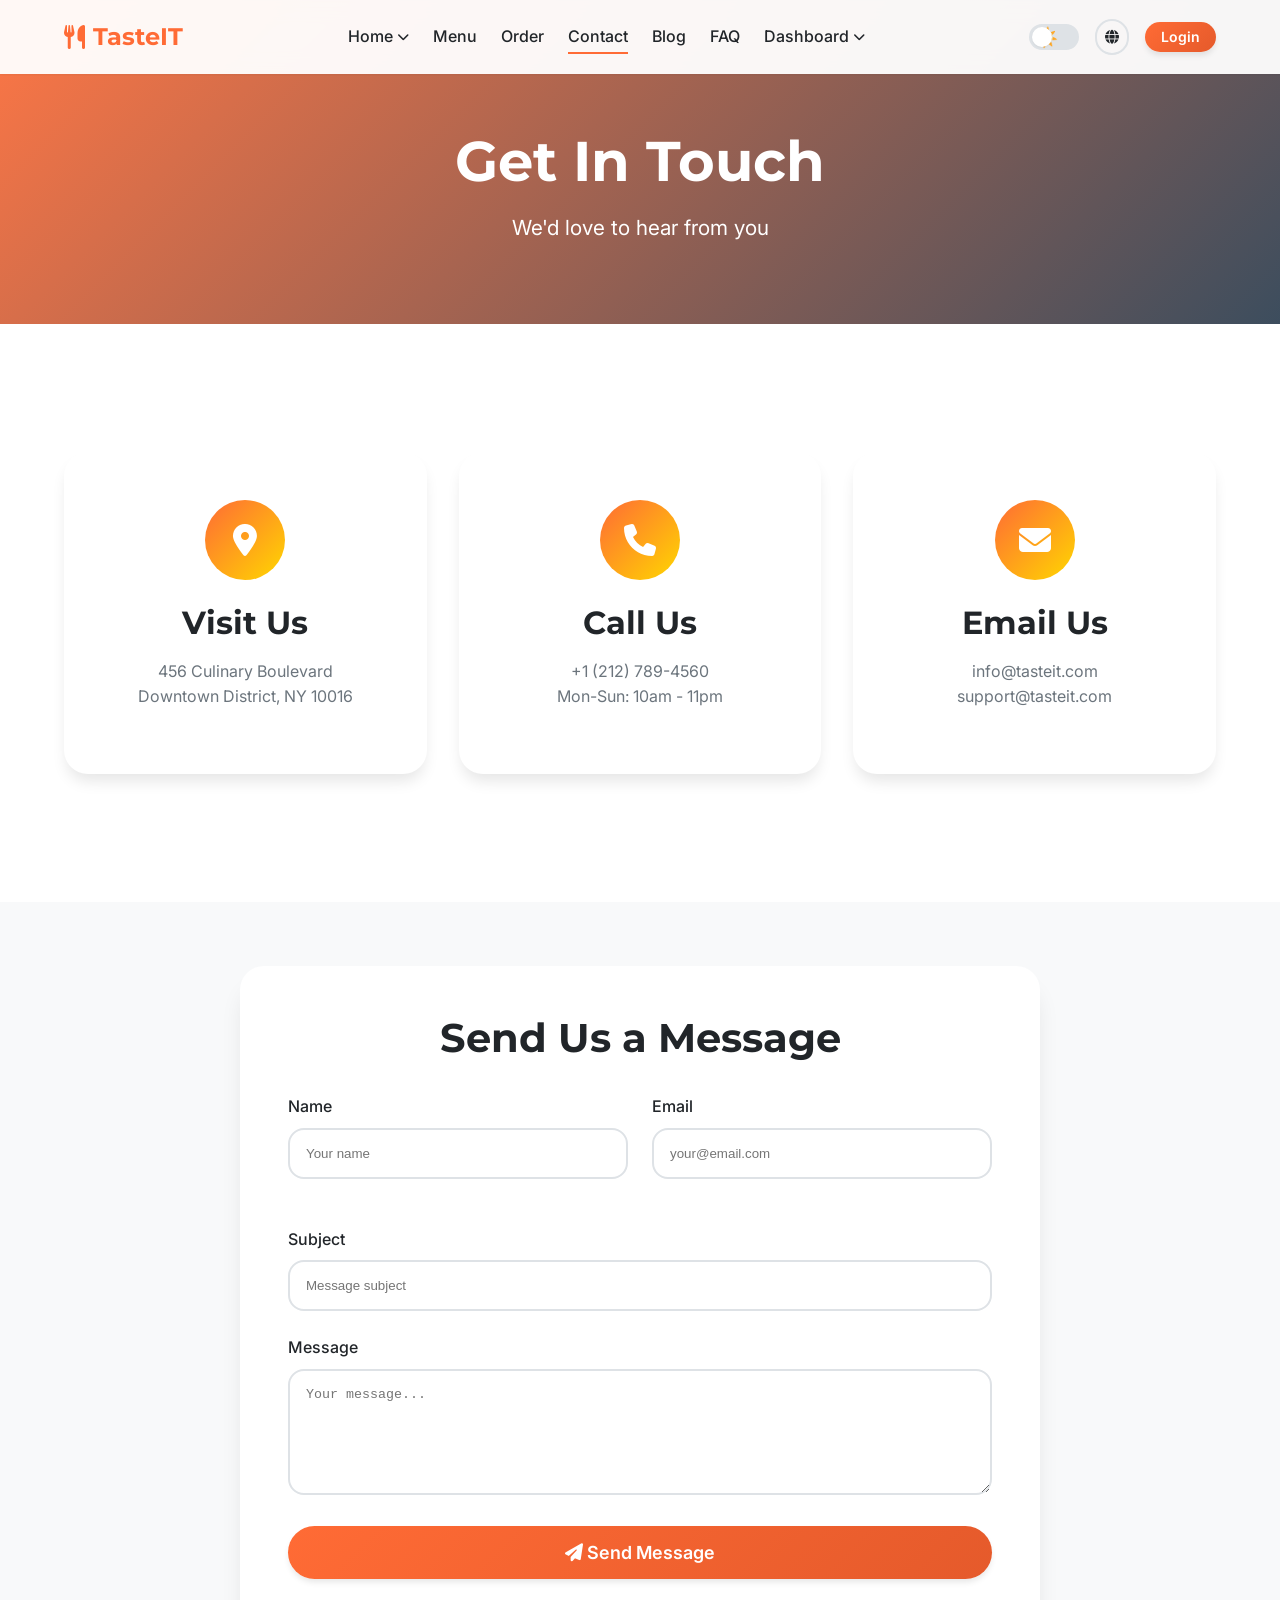
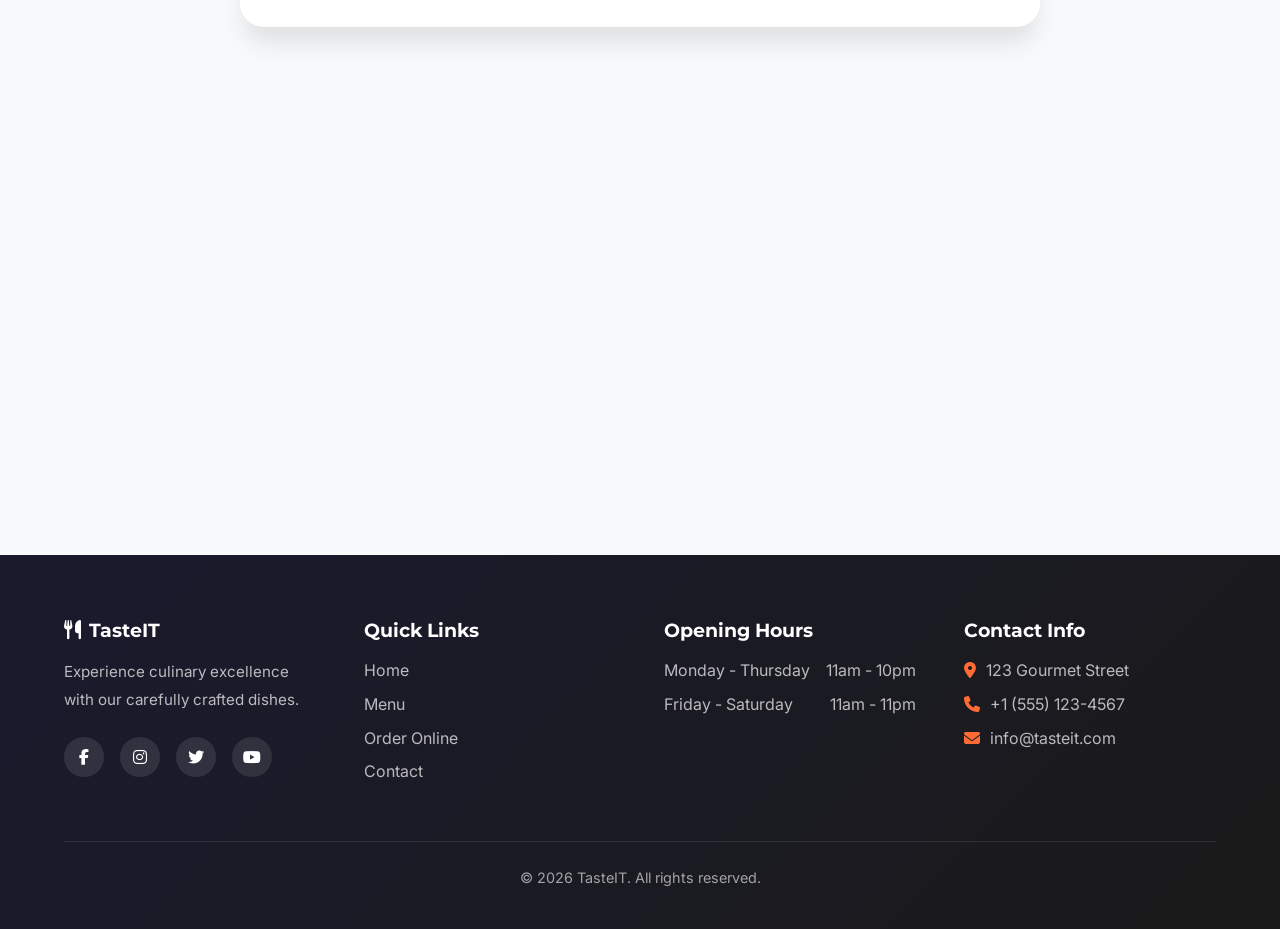
<file: contact.html>
<!DOCTYPE html>
<html lang="en" dir="ltr">

<head>
    <meta charset="UTF-8">
    <meta name="viewport" content="width=device-width, initial-scale=1.0">
    <title>Contact Us - TasteIT</title>

    <link rel="stylesheet" href="css/style.css">
    <!-- Favicon -->
    <link rel="icon" type="image/svg+xml"
        href="data:image/svg+xml,%3Csvg xmlns='http://www.w3.org/2000/svg' viewBox='0 0 100 100'%3E%3Ctext y='.9em' font-size='90'%3E🍴%3C/text%3E%3C/svg%3E">
    <link rel="stylesheet" href="https://cdnjs.cloudflare.com/ajax/libs/font-awesome/6.4.0/css/all.min.css">

    <style>
        /* Mobile Menu Behavior */
        #mobileMenu {
            display: none;
        }

        #mobileMenu.show {
            display: block !important;
        }

        /* Desktop Menu Visibility */
        @media (min-width: 769px) {
            #desktopMenu {
                display: flex !important;
            }

            #mobileMenuButton {
                display: none !important;
            }
        }

        /* Mobile Menu Button Visibility */
        @media (max-width: 768px) {
            #mobileMenuButton {
                display: block !important;
            }

            #desktopMenu {
                display: none !important;
            }
        }

        .contact-hero {
            background: linear-gradient(135deg, rgba(255, 107, 53, 0.92), rgba(44, 62, 80, 0.92)),
                url('https://images.unsplash.com/photo-1423666639041-f56000c27a9a?w=1920&q=80');
            background-size: cover;
            background-position: center;
            padding: 8rem 0 4rem;
            text-align: center;
            color: white;
        }

        .contact-grid {
            display: grid;
            grid-template-columns: repeat(auto-fit, minmax(300px, 1fr));
            gap: var(--spacing-xl);
            margin: var(--spacing-3xl) 0;
        }

        .contact-card {
            background: var(--bg-primary);
            padding: var(--spacing-2xl);
            border-radius: var(--radius-xl);
            text-align: center;
            box-shadow: var(--shadow-lg);
            transition: all var(--transition-base);
        }

        .contact-card:hover {
            transform: translateY(-8px);
            box-shadow: var(--shadow-2xl);
        }

        .contact-icon {
            width: 80px;
            height: 80px;
            background: linear-gradient(135deg, var(--primary-color), var(--accent-color));
            border-radius: 50%;
            display: flex;
            align-items: center;
            justify-content: center;
            margin: 0 auto var(--spacing-lg);
            font-size: 2rem;
            color: white;
        }

        .contact-form-section {
            background: var(--bg-secondary);
            padding: var(--spacing-3xl) 0;
        }

        .form-container {
            max-width: 800px;
            margin: 0 auto;
            background: var(--bg-primary);
            padding: var(--spacing-2xl);
            border-radius: var(--radius-xl);
            box-shadow: var(--shadow-xl);
        }

        .map-container {
            width: 100%;
            height: 400px;
            border-radius: var(--radius-lg);
            overflow: hidden;
            margin-top: var(--spacing-3xl);
        }
    </style>
</head>

<body>
    <nav class="navbar">
        <div class="container">
            <div class="flex justify-between items-center" style="padding: 1rem 0;">
                <div class="navbar-brand">
                    <i class="fas fa-utensils"></i>
                    TasteIT
                </div>

                <!-- Desktop Menu -->
                <ul class="navbar-nav" style="display: none;" id="desktopMenu">
                    <li class="dropdown">
                        <a href="#" class="navbar-link dropdown-toggle">
                            Home
                            <i class="fas fa-chevron-down dropdown-icon"></i>
                        </a>
                        <div class="dropdown-menu">
                            <a href="index2.html" class="dropdown-item">Home 1</a>
                            <a href="index.html" class="dropdown-item">Home 2</a>
                        </div>
                    </li>
                    <li><a href="menu.html" class="navbar-link">Menu</a></li>
                    <li><a href="order.html" class="navbar-link">Order</a></li>
                    <li><a href="contact.html" class="navbar-link">Contact</a></li>
                    <li><a href="blog.html" class="navbar-link">Blog</a></li>
                    <li><a href="faq.html" class="navbar-link">FAQ</a></li>
                    <li class="dropdown">
                        <a href="#" class="navbar-link dropdown-toggle">
                            Dashboard
                            <i class="fas fa-chevron-down dropdown-icon"></i>
                        </a>
                        <div class="dropdown-menu">
                            <a href="user-dashboard.html" class="dropdown-item">User Dashboard</a>
                            <a href="admin-dashboard.html" class="dropdown-item">Admin Dashboard</a>
                        </div>
                    </li>
                </ul>

                <!-- Action Buttons -->
                <div class="flex items-center gap-md">
                    <!-- Theme Toggle -->
                    <button id="themeToggle" class="theme-toggle" aria-label="Toggle theme"
                        style="width: 50px; height: 26px; background: var(--border-color); border-radius: 13px; border: none; cursor: pointer; position: relative;">
                        <span class="theme-toggle-slider"
                            style="position: absolute; top: 3px; left: 3px; width: 20px; height: 20px; background: white; border-radius: 50%; transition: transform 0.3s;"></span>
                    </button>

                    <!-- RTL Toggle -->
                    <button id="rtlToggle" class="btn-sm"
                        style="background: transparent; border: 2px solid var(--border-color); border-radius: var(--radius-full); padding: 0.5rem; cursor: pointer; color: var(--text-primary);">
                        <i class="fas fa-globe"></i>
                    </button>

                    <!-- Login Button -->
                    <a href="login.html" class="btn btn-primary btn-sm">Login</a>

                    <!-- Mobile Menu Button -->
                    <button id="mobileMenuButton" class="btn-sm"
                        style="background: transparent; border: 2px solid var(--border-color); border-radius: var(--radius-md); padding: 0.5rem; cursor: pointer; display: none;">
                        <i class="fas fa-bars"></i>
                    </button>
                </div>
            </div>
        </div>

        <!-- Mobile Menu -->
        <div id="mobileMenu" class="hidden"
            style="background: var(--bg-primary); border-top: 1px solid var(--border-color); padding: var(--spacing-lg); display: none;">
            <ul style="list-style: none;">
                <li style="margin-bottom: var(--spacing-sm);"><a href="index2.html" class="navbar-link">Home 1</a></li>
                <li style="margin-bottom: var(--spacing-sm);"><a href="index.html" class="navbar-link">Home 2</a></li>
                <li style="margin-bottom: var(--spacing-sm);"><a href="menu.html" class="navbar-link">Menu</a></li>
                <li style="margin-bottom: var(--spacing-sm);"><a href="order.html" class="navbar-link">Order</a></li>
                <li style="margin-bottom: var(--spacing-sm);"><a href="contact.html" class="navbar-link">Contact</a>
                </li>
                <li style="margin-bottom: var(--spacing-sm);"><a href="blog.html" class="navbar-link">Blog</a></li>
                <li style="margin-bottom: var(--spacing-sm);"><a href="faq.html" class="navbar-link">FAQ</a></li>
                <li style="margin-bottom: var(--spacing-sm);"><a href="user-dashboard.html" class="navbar-link">User
                        Dashboard</a></li>
                <li style="margin-bottom: var(--spacing-sm);"><a href="admin-dashboard.html" class="navbar-link">Admin
                        Dashboard</a></li>
            </ul>
        </div>
    </nav>

    <section class="contact-hero">
        <div class="container">
            <h1 style="font-size: 3.5rem; margin-bottom: var(--spacing-md);">Get In Touch</h1>
            <p style="font-size: 1.3rem;">We'd love to hear from you</p>
        </div>
    </section>

    <section style="padding: var(--spacing-3xl) 0;">
        <div class="container">
            <div class="contact-grid">
                <div class="contact-card scroll-reveal">
                    <div class="contact-icon"><i class="fas fa-map-marker-alt"></i></div>
                    <h3>Visit Us</h3>
                    <p style="color: var(--text-secondary);">456 Culinary Boulevard<br>Downtown District, NY 10016</p>
                </div>
                <div class="contact-card scroll-reveal">
                    <div class="contact-icon"><i class="fas fa-phone"></i></div>
                    <h3>Call Us</h3>
                    <p style="color: var(--text-secondary);">+1 (212) 789-4560<br>Mon-Sun: 10am - 11pm</p>
                </div>
                <div class="contact-card scroll-reveal">
                    <div class="contact-icon"><i class="fas fa-envelope"></i></div>
                    <h3>Email Us</h3>
                    <p style="color: var(--text-secondary);">info@tasteit.com<br>support@tasteit.com</p>
                </div>
            </div>
        </div>
    </section>

    <section class="contact-form-section">
        <div class="container">
            <div class="form-container scroll-reveal">
                <h2 style="text-align: center; margin-bottom: var(--spacing-xl);">Send Us a Message</h2>
                <form id="contactForm">
                    <div class="form-row"
                        style="display: grid; grid-template-columns: repeat(2, 1fr); gap: var(--spacing-lg); margin-bottom: var(--spacing-lg);">
                        <div class="form-group">
                            <label class="form-label">Name</label>
                            <input type="text" class="form-input" placeholder="Your name" required
                                style="width: 100%; padding: var(--spacing-md); border: 2px solid var(--border-color); border-radius: var(--radius-lg); background: var(--bg-primary);">
                        </div>
                        <div class="form-group">
                            <label class="form-label">Email</label>
                            <input type="email" class="form-input" placeholder="your@email.com" required
                                style="width: 100%; padding: var(--spacing-md); border: 2px solid var(--border-color); border-radius: var(--radius-lg); background: var(--bg-primary);">
                        </div>
                    </div>
                    <div class="form-group" style="margin-bottom: var(--spacing-lg);">
                        <label class="form-label">Subject</label>
                        <input type="text" class="form-input" placeholder="Message subject" required
                            style="width: 100%; padding: var(--spacing-md); border: 2px solid var(--border-color); border-radius: var(--radius-lg); background: var(--bg-primary);">
                    </div>
                    <div class="form-group" style="margin-bottom: var(--spacing-lg);">
                        <label class="form-label">Message</label>
                        <textarea class="form-input" rows="6" placeholder="Your message..." required
                            style="width: 100%; padding: var(--spacing-md); border: 2px solid var(--border-color); border-radius: var(--radius-lg); background: var(--bg-primary); resize: vertical;"></textarea>
                    </div>
                    <button type="submit" class="btn btn-primary btn-lg" style="width: 100%;">
                        <i class="fas fa-paper-plane"></i> Send Message
                    </button>
                </form>
            </div>

            <div class="map-container">
                <iframe
                    src="https://www.google.com/maps/embed?pb=!1m18!1m12!1m3!1d3022.1841!2d-73.9875!3d40.7484!2m3!1f0!2f0!3f0!3m2!1i1024!2i768!4f13.1!3m3!1m2!1s0x0%3A0x0!2zNDDCsDQ0JzU0LjIiTiA3M8KwNTknMTUuMCJX!5e0!3m2!1sen!2sus!4v1234567890"
                    width="100%" height="100%" style="border:0;" allowfullscreen="" loading="lazy"></iframe>
            </div>
        </div>
    </section>

    <!-- Footer -->
    <footer class="footer">
        <div class="container">
            <div class="footer-grid">
                <div class="footer-section">
                    <h3><i class="fas fa-utensils"></i> TasteIT</h3>
                    <p style="color: rgba(255, 255, 255, 0.7); line-height: 1.8;">Experience culinary excellence with
                        our carefully crafted dishes.</p>
                    <div class="social-links">
                        <a href="#" class="social-link"><i class="fab fa-facebook-f"></i></a>
                        <a href="#" class="social-link"><i class="fab fa-instagram"></i></a>
                        <a href="#" class="social-link"><i class="fab fa-twitter"></i></a>
                        <a href="#" class="social-link"><i class="fab fa-youtube"></i></a>
                    </div>
                </div>

                <div class="footer-section">
                    <h3>Quick Links</h3>
                    <ul class="footer-links">
                        <li><a href="index.html">Home</a></li>
                        <li><a href="menu.html">Menu</a></li>
                        <li><a href="order.html">Order Online</a></li>
                        <li><a href="contact.html">Contact</a></li>
                    </ul>
                </div>

                <div class="footer-section">
                    <h3>Opening Hours</h3>
                    <ul class="footer-links">
                        <li style="display: flex; justify-content: space-between; color: rgba(255, 255, 255, 0.7);">
                            <span>Monday - Thursday</span>
                            <span>11am - 10pm</span>
                        </li>
                        <li style="display: flex; justify-content: space-between; color: rgba(255, 255, 255, 0.7);">
                            <span>Friday - Saturday</span>
                            <span>11am - 11pm</span>
                        </li>
                    </ul>
                </div>

                <div class="footer-section">
                    <h3>Contact Info</h3>
                    <ul class="footer-links">
                        <li style="color: rgba(255, 255, 255, 0.7);"><i class="fas fa-map-marker-alt"
                                style="margin-right: 10px; color: var(--primary-color);"></i>123 Gourmet Street</li>
                        <li style="color: rgba(255, 255, 255, 0.7);"><i class="fas fa-phone"
                                style="margin-right: 10px; color: var(--primary-color);"></i>+1 (555) 123-4567</li>
                        <li style="color: rgba(255, 255, 255, 0.7);"><i class="fas fa-envelope"
                                style="margin-right: 10px; color: var(--primary-color);"></i>info@tasteit.com</li>
                    </ul>
                </div>
            </div>

            <div class="footer-bottom">
                <p>&copy; 2026 TasteIT. All rights reserved.</p>
            </div>
        </div>
    </footer>

    <script src="js/main.js"></script>
    <script src="js/rtl-toggle.js"></script>
    <script>
        document.getElementById('contactForm').addEventListener('submit', (e) => {
            e.preventDefault();
            if (window.TasteIT) {
                window.TasteIT.showToast('Message sent successfully!', 'success');
            }
            e.target.reset();
        });


    </script>
</body>

</html>
</file>
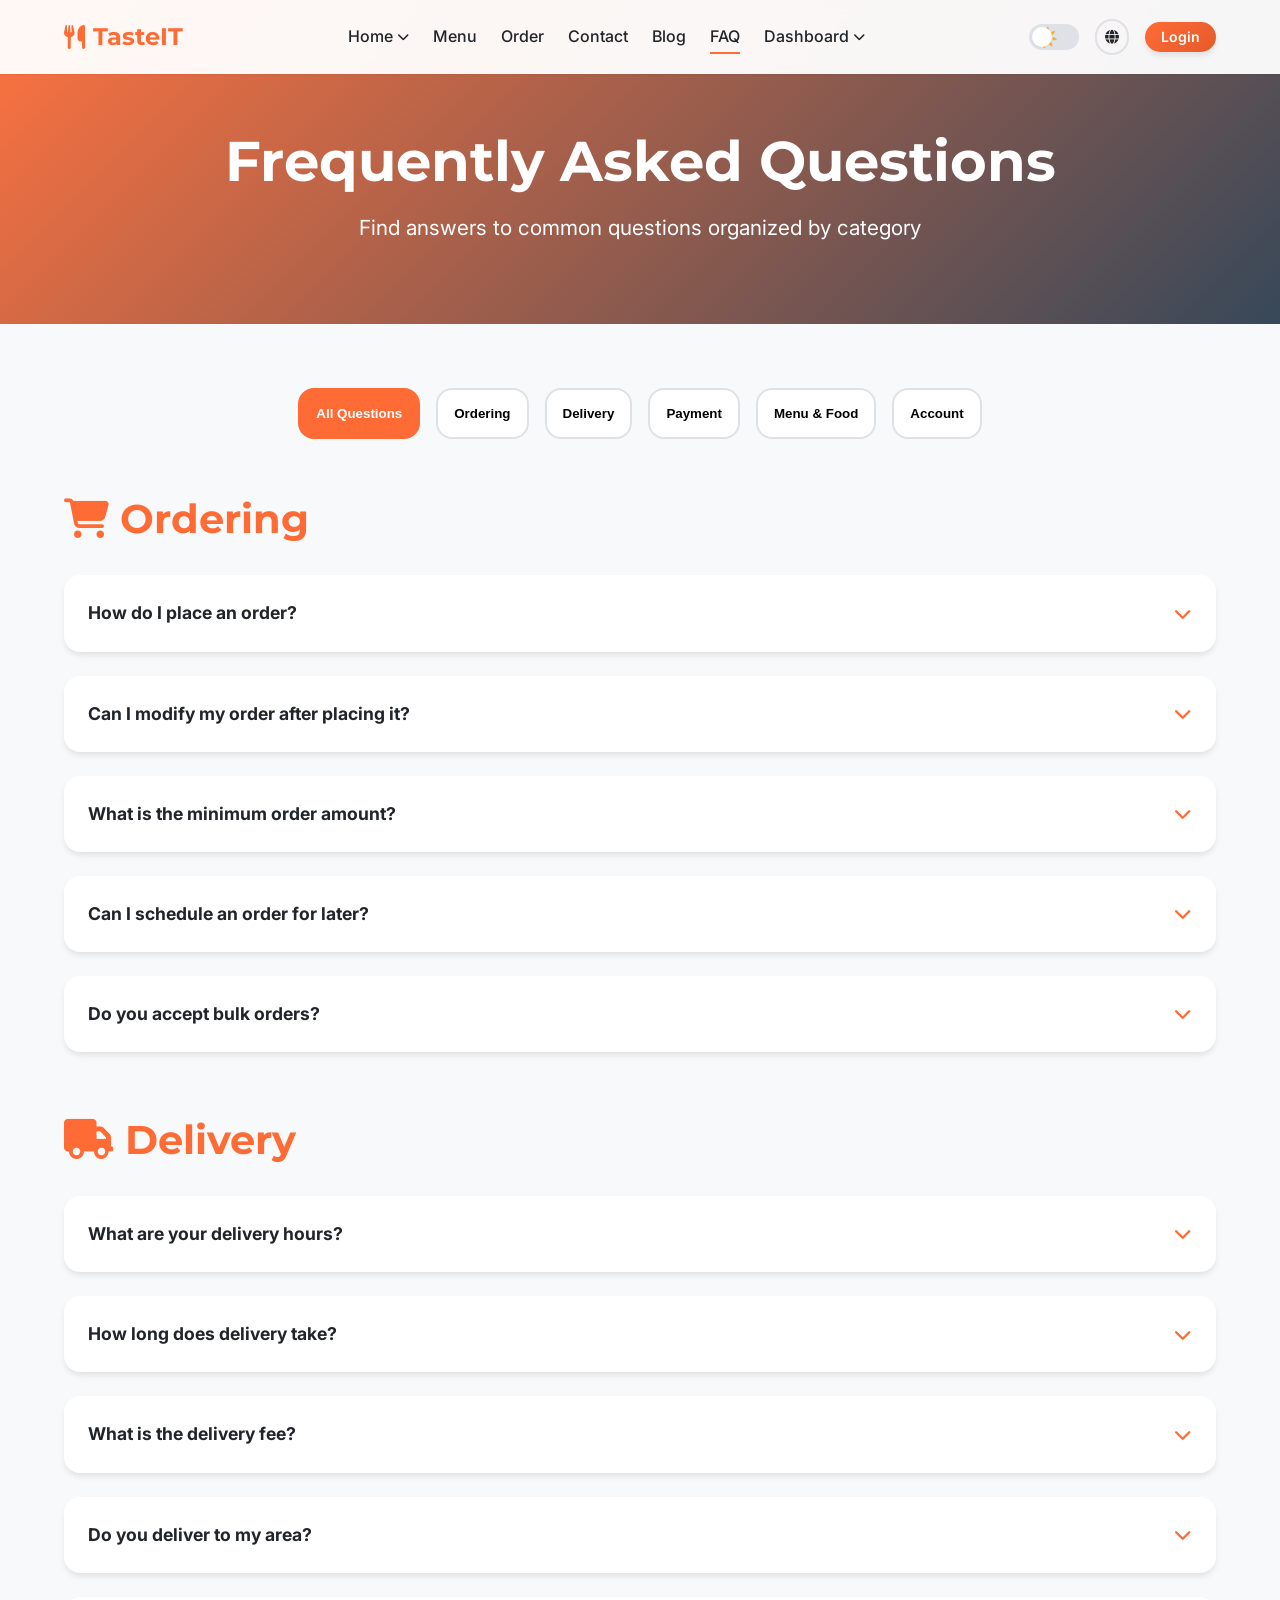
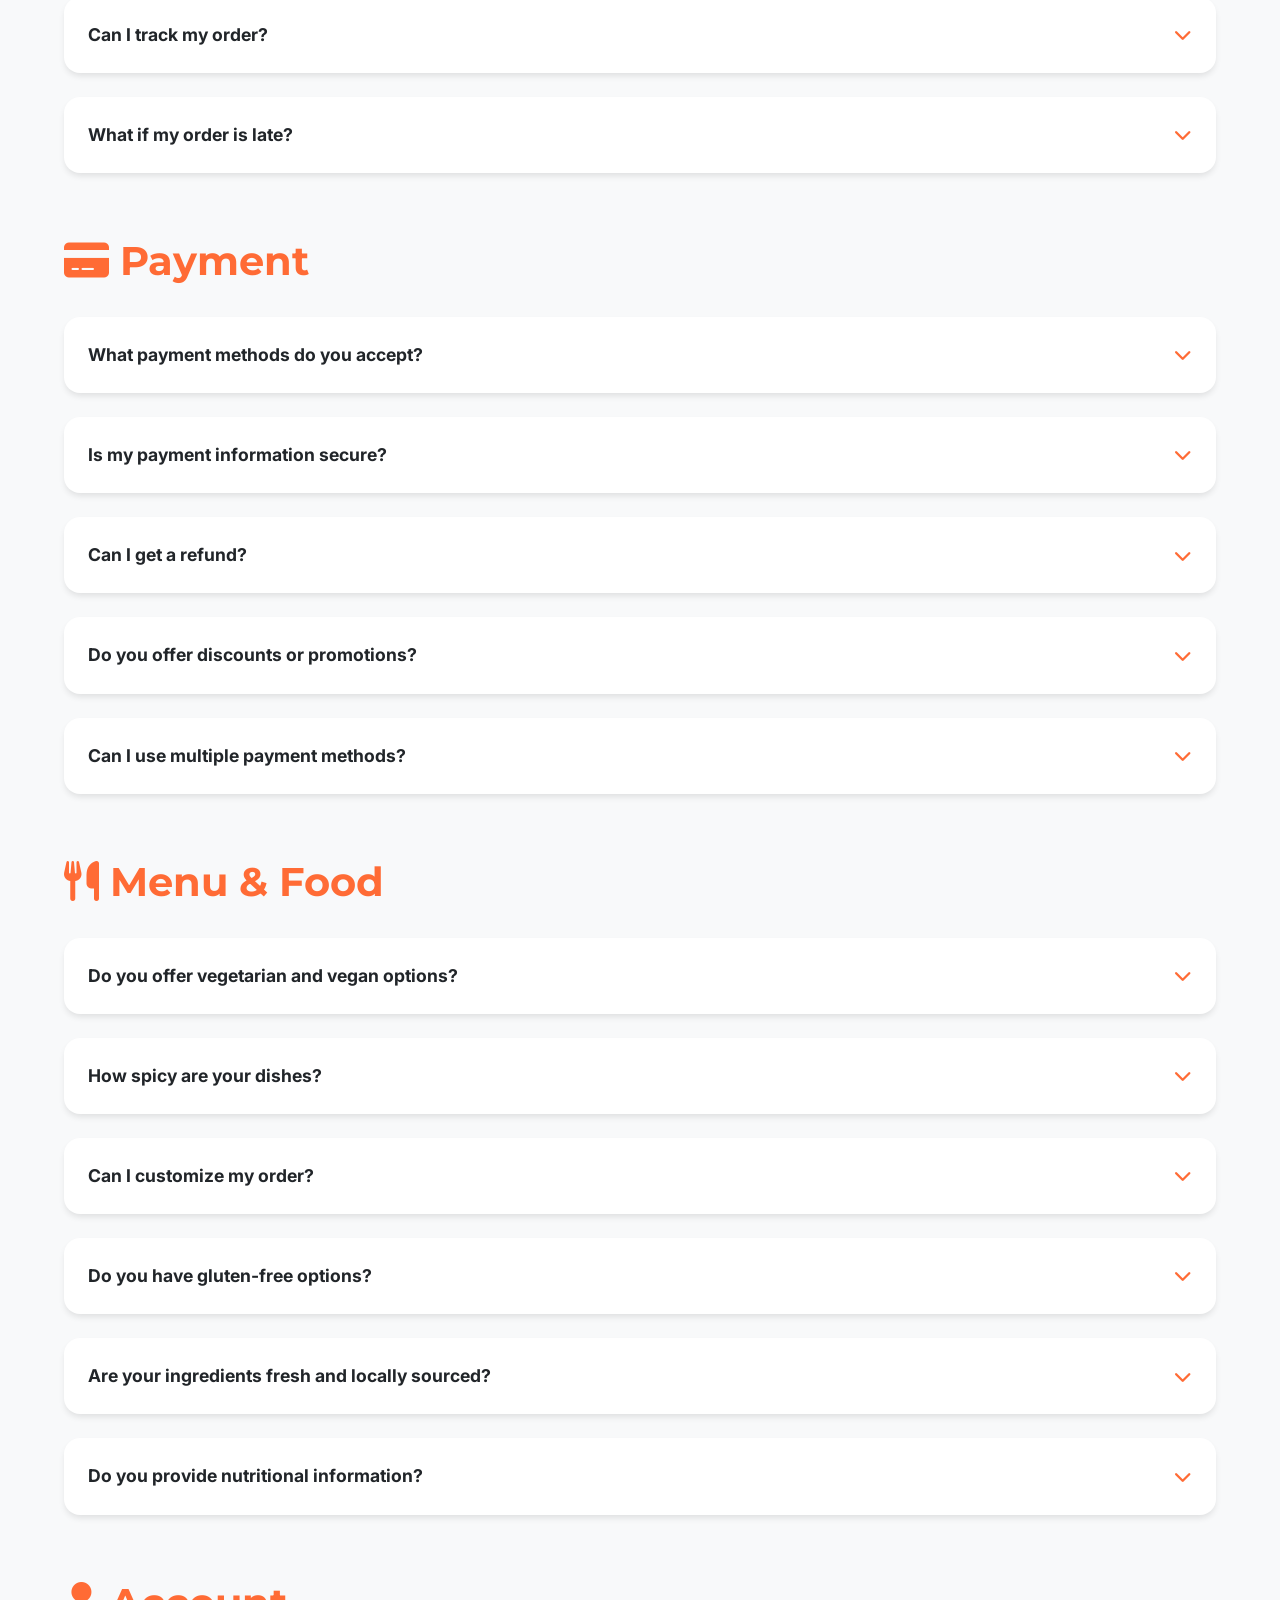
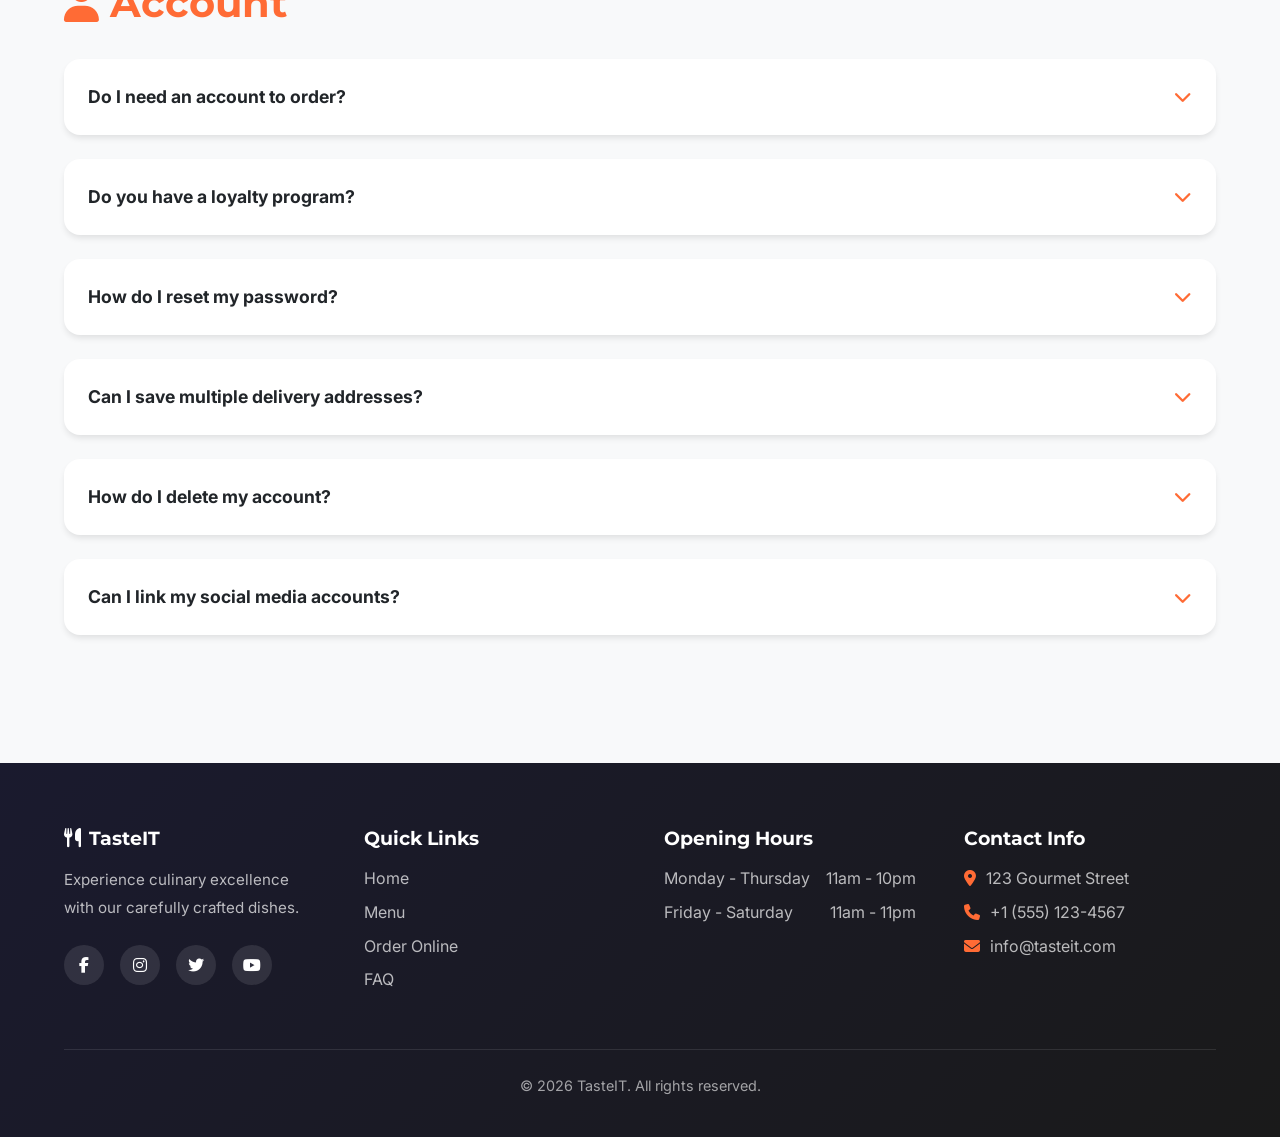
<file: faq.html>
<!DOCTYPE html>
<html lang="en" dir="ltr">

<head>
    <meta charset="UTF-8">
    <meta name="viewport" content="width=device-width, initial-scale=1.0">
    <title>FAQ - TasteIT</title>
    <link rel="stylesheet" href="css/style.css">
    <link rel="stylesheet" href="https://cdnjs.cloudflare.com/ajax/libs/font-awesome/6.4.0/css/all.min.css">
    <style>
        /* Mobile Menu Behavior */
        #mobileMenu {
            display: none;
        }

        #mobileMenu.show {
            display: block !important;
        }

        /* Desktop Menu Visibility */
        @media (min-width: 769px) {
            #desktopMenu {
                display: flex !important;
            }

            #mobileMenuButton {
                display: none !important;
            }
        }

        /* Mobile Menu Button Visibility */
        @media (max-width: 768px) {
            #mobileMenuButton {
                display: block !important;
            }

            #desktopMenu {
                display: none !important;
            }
        }

        .faq-hero {
            background: linear-gradient(135deg, rgba(255, 107, 53, 0.95), rgba(44, 62, 80, 0.95)),
                url('https://images.unsplash.com/photo-1556910103-1c02745aae4d?w=1920&q=80');
            background-size: cover;
            background-position: center;
            padding: 8rem 0 4rem;
            text-align: center;
            color: white;
        }

        .faq-container {
            max-width: 1200px;
            margin: 0 auto;
            padding: var(--spacing-3xl) var(--spacing-lg);
        }

        .faq-categories {
            display: flex;
            flex-wrap: wrap;
            gap: var(--spacing-md);
            margin-bottom: var(--spacing-2xl);
            justify-content: center;
        }

        @media (min-width: 769px) {
            .faq-categories {
                flex-wrap: nowrap;
                overflow-x: auto;
                padding-bottom: var(--spacing-sm);
            }
        }

        .category-btn {
            padding: var(--spacing-md);
            background: var(--bg-primary);
            border: 2px solid var(--border-color);
            border-radius: var(--radius-lg);
            cursor: pointer;
            transition: all var(--transition-fast);
            font-weight: 600;
        }

        .category-btn:hover,
        .category-btn.active {
            background: var(--primary-color);
            color: white;
            border-color: var(--primary-color);
        }

        .faq-category-section {
            margin-bottom: var(--spacing-3xl);
        }

        .faq-item {
            background: var(--bg-primary);
            border-radius: var(--radius-lg);
            margin-bottom: var(--spacing-lg);
            box-shadow: var(--shadow-md);
            overflow: hidden;
            animation: fadeInUp 0.5s ease-out;
        }

        .faq-question {
            padding: var(--spacing-lg);
            cursor: pointer;
            display: flex;
            justify-content: space-between;
            align-items: center;
            font-weight: 700;
            font-size: 1.1rem;
            transition: background var(--transition-fast);
        }

        .faq-question:hover {
            background: var(--bg-secondary);
        }

        .faq-icon {
            transition: transform var(--transition-base);
            color: var(--primary-color);
        }

        .faq-item.active .faq-icon {
            transform: rotate(180deg);
        }

        .faq-answer {
            max-height: 0;
            overflow: hidden;
            transition: max-height var(--transition-base);
        }

        .faq-item.active .faq-answer {
            max-height: 500px;
        }

        .faq-answer-content {
            padding: 0 var(--spacing-lg) var(--spacing-lg);
            color: var(--text-secondary);
            line-height: 1.8;
        }

        @keyframes fadeInUp {
            from {
                opacity: 0;
                transform: translateY(20px);
            }

            to {
                opacity: 1;
                transform: translateY(0);
            }
        }
    </style>
</head>

<body>
    <nav class="navbar">
        <div class="container">
            <div class="flex justify-between items-center" style="padding: 1rem 0;">
                <div class="navbar-brand">
                    <i class="fas fa-utensils"></i>
                    TasteIT
                </div>

                <!-- Desktop Menu -->
                <ul class="navbar-nav" style="display: none;" id="desktopMenu">
                    <li class="dropdown">
                        <a href="#" class="navbar-link dropdown-toggle">
                            Home
                            <i class="fas fa-chevron-down dropdown-icon"></i>
                        </a>
                        <div class="dropdown-menu">
                            <a href="index2.html" class="dropdown-item">Home 1</a>
                            <a href="index.html" class="dropdown-item">Home 2</a>
                        </div>
                    </li>
                    <li><a href="menu.html" class="navbar-link">Menu</a></li>
                    <li><a href="order.html" class="navbar-link">Order</a></li>
                    <li><a href="contact.html" class="navbar-link">Contact</a></li>
                    <li><a href="blog.html" class="navbar-link">Blog</a></li>
                    <li><a href="faq.html" class="navbar-link">FAQ</a></li>
                    <li class="dropdown">
                        <a href="#" class="navbar-link dropdown-toggle">
                            Dashboard
                            <i class="fas fa-chevron-down dropdown-icon"></i>
                        </a>
                        <div class="dropdown-menu">
                            <a href="user-dashboard.html" class="dropdown-item">User Dashboard</a>
                            <a href="admin-dashboard.html" class="dropdown-item">Admin Dashboard</a>
                        </div>
                    </li>
                </ul>

                <!-- Action Buttons -->
                <div class="flex items-center gap-md">
                    <!-- Theme Toggle -->
                    <button id="themeToggle" class="theme-toggle" aria-label="Toggle theme"
                        style="width: 50px; height: 26px; background: var(--border-color); border-radius: 13px; border: none; cursor: pointer; position: relative;">
                        <span class="theme-toggle-slider"
                            style="position: absolute; top: 3px; left: 3px; width: 20px; height: 20px; background: white; border-radius: 50%; transition: transform 0.3s;"></span>
                    </button>

                    <!-- RTL Toggle -->
                    <button id="rtlToggle" class="btn-sm"
                        style="background: transparent; border: 2px solid var(--border-color); border-radius: var(--radius-full); padding: 0.5rem; cursor: pointer; color: var(--text-primary);">
                        <i class="fas fa-globe"></i>
                    </button>

                    <!-- Login Button -->
                    <a href="login.html" class="btn btn-primary btn-sm">Login</a>

                    <!-- Mobile Menu Button -->
                    <button id="mobileMenuButton" class="btn-sm"
                        style="background: transparent; border: 2px solid var(--border-color); border-radius: var(--radius-md); padding: 0.5rem; cursor: pointer; display: none;">
                        <i class="fas fa-bars"></i>
                    </button>
                </div>
            </div>
        </div>

        <!-- Mobile Menu -->
        <div id="mobileMenu" class="hidden"
            style="background: var(--bg-primary); border-top: 1px solid var(--border-color); padding: var(--spacing-lg); display: none;">
            <ul style="list-style: none;">
                <li style="margin-bottom: var(--spacing-sm);"><a href="index2.html" class="navbar-link">Home 1</a></li>
                <li style="margin-bottom: var(--spacing-sm);"><a href="index.html" class="navbar-link">Home 2</a></li>
                <li style="margin-bottom: var(--spacing-sm);"><a href="menu.html" class="navbar-link">Menu</a></li>
                <li style="margin-bottom: var(--spacing-sm);"><a href="order.html" class="navbar-link">Order</a></li>
                <li style="margin-bottom: var(--spacing-sm);"><a href="contact.html" class="navbar-link">Contact</a>
                </li>
                <li style="margin-bottom: var(--spacing-sm);"><a href="blog.html" class="navbar-link">Blog</a></li>
                <li style="margin-bottom: var(--spacing-sm);"><a href="faq.html" class="navbar-link">FAQ</a></li>
                <li style="margin-bottom: var(--spacing-sm);"><a href="user-dashboard.html" class="navbar-link">User
                        Dashboard</a></li>
                <li style="margin-bottom: var(--spacing-sm);"><a href="admin-dashboard.html" class="navbar-link">Admin
                        Dashboard</a></li>
            </ul>
        </div>
    </nav>

    <section class="faq-hero">
        <div class="container">
            <h1 style="font-size: 3.5rem; margin-bottom: var(--spacing-md);">Frequently Asked Questions</h1>
            <p style="font-size: 1.3rem;">Find answers to common questions organized by category</p>
        </div>
    </section>

    <section style="background: var(--bg-secondary);">
        <div class="faq-container">
            <!-- Category Filter -->
            <div class="faq-categories">
                <button class="category-btn active" onclick="filterCategory('all')">All Questions</button>
                <button class="category-btn" onclick="filterCategory('ordering')">Ordering</button>
                <button class="category-btn" onclick="filterCategory('delivery')">Delivery</button>
                <button class="category-btn" onclick="filterCategory('payment')">Payment</button>
                <button class="category-btn" onclick="filterCategory('menu')">Menu & Food</button>
                <button class="category-btn" onclick="filterCategory('account')">Account</button>
            </div>

            <!-- Ordering FAQs -->
            <div class="faq-category-section" data-category="ordering">
                <h2 style="margin-bottom: var(--spacing-xl); color: var(--primary-color);">
                    <i class="fas fa-shopping-cart"></i> Ordering
                </h2>

                <div class="faq-item scroll-reveal">
                    <div class="faq-question" onclick="toggleFaq(this)">
                        <span>How do I place an order?</span>
                        <i class="fas fa-chevron-down faq-icon"></i>
                    </div>
                    <div class="faq-answer">
                        <div class="faq-answer-content">
                            Simply browse our menu, select your desired items, add them to cart, and proceed
                            to
                            checkout. You can customize each dish and add special instructions.
                        </div>
                    </div>
                </div>

                <div class="faq-item scroll-reveal">
                    <div class="faq-question" onclick="toggleFaq(this)">
                        <span>Can I modify my order after placing it?</span>
                        <i class="fas fa-chevron-down faq-icon"></i>
                    </div>
                    <div class="faq-answer">
                        <div class="faq-answer-content">
                            You can modify your order within 5 minutes of placing it. After that, please
                            contact our
                            support team for assistance.
                        </div>
                    </div>
                </div>

                <div class="faq-item scroll-reveal">
                    <div class="faq-question" onclick="toggleFaq(this)">
                        <span>What is the minimum order amount?</span>
                        <i class="fas fa-chevron-down faq-icon"></i>
                    </div>
                    <div class="faq-answer">
                        <div class="faq-answer-content">
                            The minimum order amount is $15 for delivery orders. There's no minimum for
                            pickup orders.
                        </div>
                    </div>
                </div>

                <div class="faq-item scroll-reveal">
                    <div class="faq-question" onclick="toggleFaq(this)">
                        <span>Can I schedule an order for later?</span>
                        <i class="fas fa-chevron-down faq-icon"></i>
                    </div>
                    <div class="faq-answer">
                        <div class="faq-answer-content">
                            Yes! You can schedule orders up to 7 days in advance. Select your preferred date
                            and time
                            during checkout.
                        </div>
                    </div>
                </div>

                <div class="faq-item scroll-reveal">
                    <div class="faq-question" onclick="toggleFaq(this)">
                        <span>Do you accept bulk orders?</span>
                        <i class="fas fa-chevron-down faq-icon"></i>
                    </div>
                    <div class="faq-answer">
                        <div class="faq-answer-content">
                            Yes, we accept bulk orders for events and parties. Please contact us at least 48
                            hours in
                            advance for orders over $200.
                        </div>
                    </div>
                </div>
            </div>

            <!-- Delivery FAQs -->
            <div class="faq-category-section" data-category="delivery">
                <h2 style="margin-bottom: var(--spacing-xl); color: var(--primary-color);">
                    <i class="fas fa-truck"></i> Delivery
                </h2>

                <div class="faq-item scroll-reveal">
                    <div class="faq-question" onclick="toggleFaq(this)">
                        <span>What are your delivery hours?</span>
                        <i class="fas fa-chevron-down faq-icon"></i>
                    </div>
                    <div class="faq-answer">
                        <div class="faq-answer-content">
                            We deliver from 11 AM to 10 PM on weekdays and 11 AM to 11 PM on weekends.
                            Orders placed
                            after hours will be delivered the next day.
                        </div>
                    </div>
                </div>

                <div class="faq-item scroll-reveal">
                    <div class="faq-question" onclick="toggleFaq(this)">
                        <span>How long does delivery take?</span>
                        <i class="fas fa-chevron-down faq-icon"></i>
                    </div>
                    <div class="faq-answer">
                        <div class="faq-answer-content">
                            Standard delivery takes 30-45 minutes. During peak hours, it may take up to 60
                            minutes.
                            You'll receive real-time tracking updates.
                        </div>
                    </div>
                </div>

                <div class="faq-item scroll-reveal">
                    <div class="faq-question" onclick="toggleFaq(this)">
                        <span>What is the delivery fee?</span>
                        <i class="fas fa-chevron-down faq-icon"></i>
                    </div>
                    <div class="faq-answer">
                        <div class="faq-answer-content">
                            Delivery fee is $5 for orders under $30, and free for orders above $30. Premium
                            locations
                            may have additional charges.
                        </div>
                    </div>
                </div>

                <div class="faq-item scroll-reveal">
                    <div class="faq-question" onclick="toggleFaq(this)">
                        <span>Do you deliver to my area?</span>
                        <i class="fas fa-chevron-down faq-icon"></i>
                    </div>
                    <div class="faq-answer">
                        <div class="faq-answer-content">
                            We deliver within a 10-mile radius of our restaurant. Enter your address during
                            checkout to
                            verify delivery availability.
                        </div>
                    </div>
                </div>

                <div class="faq-item scroll-reveal">
                    <div class="faq-question" onclick="toggleFaq(this)">
                        <span>Can I track my order?</span>
                        <i class="fas fa-chevron-down faq-icon"></i>
                    </div>
                    <div class="faq-answer">
                        <div class="faq-answer-content">
                            Yes! You'll receive a tracking link via SMS and email. You can also track your
                            order in
                            real-time from your dashboard.
                        </div>
                    </div>
                </div>

                <div class="faq-item scroll-reveal">
                    <div class="faq-question" onclick="toggleFaq(this)">
                        <span>What if my order is late?</span>
                        <i class="fas fa-chevron-down faq-icon"></i>
                    </div>
                    <div class="faq-answer">
                        <div class="faq-answer-content">
                            If your order is more than 15 minutes late, contact our support team. We'll
                            provide a
                            discount on your next order as compensation.
                        </div>
                    </div>
                </div>
            </div>

            <!-- Payment FAQs -->
            <div class="faq-category-section" data-category="payment">
                <h2 style="margin-bottom: var(--spacing-xl); color: var(--primary-color);">
                    <i class="fas fa-credit-card"></i> Payment
                </h2>

                <div class="faq-item scroll-reveal">
                    <div class="faq-question" onclick="toggleFaq(this)">
                        <span>What payment methods do you accept?</span>
                        <i class="fas fa-chevron-down faq-icon"></i>
                    </div>
                    <div class="faq-answer">
                        <div class="faq-answer-content">
                            We accept all major credit cards, debit cards, PayPal, Apple Pay, Google Pay,
                            and cash on
                            delivery.
                        </div>
                    </div>
                </div>

                <div class="faq-item scroll-reveal">
                    <div class="faq-question" onclick="toggleFaq(this)">
                        <span>Is my payment information secure?</span>
                        <i class="fas fa-chevron-down faq-icon"></i>
                    </div>
                    <div class="faq-answer">
                        <div class="faq-answer-content">
                            Yes, we use industry-standard SSL encryption and PCI-compliant payment
                            processing. Your
                            payment information is never stored on our servers.
                        </div>
                    </div>
                </div>

                <div class="faq-item scroll-reveal">
                    <div class="faq-question" onclick="toggleFaq(this)">
                        <span>Can I get a refund?</span>
                        <i class="fas fa-chevron-down faq-icon"></i>
                    </div>
                    <div class="faq-answer">
                        <div class="faq-answer-content">
                            Full refunds are available for cancelled orders (within 5 minutes) or if there's
                            an issue
                            with your order. Refunds are processed within 5-7 business days.
                        </div>
                    </div>
                </div>

                <div class="faq-item scroll-reveal">
                    <div class="faq-question" onclick="toggleFaq(this)">
                        <span>Do you offer discounts or promotions?</span>
                        <i class="fas fa-chevron-down faq-icon"></i>
                    </div>
                    <div class="faq-answer">
                        <div class="faq-answer-content">
                            Yes! Check our special offers section, sign up for our newsletter, and follow us
                            on social
                            media for exclusive deals and promotions.
                        </div>
                    </div>
                </div>

                <div class="faq-item scroll-reveal">
                    <div class="faq-question" onclick="toggleFaq(this)">
                        <span>Can I use multiple payment methods?</span>
                        <i class="fas fa-chevron-down faq-icon"></i>
                    </div>
                    <div class="faq-answer">
                        <div class="faq-answer-content">
                            Currently, we only support one payment method per order. You can use reward
                            points in
                            combination with any payment method.
                        </div>
                    </div>
                </div>
            </div>

            <!-- Menu & Food FAQs -->
            <div class="faq-category-section" data-category="menu">
                <h2 style="margin-bottom: var(--spacing-xl); color: var(--primary-color);">
                    <i class="fas fa-utensils"></i> Menu & Food
                </h2>

                <div class="faq-item scroll-reveal">
                    <div class="faq-question" onclick="toggleFaq(this)">
                        <span>Do you offer vegetarian and vegan options?</span>
                        <i class="fas fa-chevron-down faq-icon"></i>
                    </div>
                    <div class="faq-answer">
                        <div class="faq-answer-content">
                            Yes! We have extensive vegetarian options and several vegan dishes. Look for the
                            "Vegetarian" badge on our menu items.
                        </div>
                    </div>
                </div>

                <div class="faq-item scroll-reveal">
                    <div class="faq-question" onclick="toggleFaq(this)">
                        <span>How spicy are your dishes?</span>
                        <i class="fas fa-chevron-down faq-icon"></i>
                    </div>
                    <div class="faq-answer">
                        <div class="faq-answer-content">
                            Each dish has a spicy level indicator (🌶️) from 0-4. You can also request to
                            adjust the
                            spice level when ordering. Just add a note with your preference!
                        </div>
                    </div>
                </div>

                <div class="faq-item scroll-reveal">
                    <div class="faq-question" onclick="toggleFaq(this)">
                        <span>Can I customize my order?</span>
                        <i class="fas fa-chevron-down faq-icon"></i>
                    </div>
                    <div class="faq-answer">
                        <div class="faq-answer-content">
                            Absolutely! You can add special instructions for any dish. We'll do our best to
                            accommodate
                            your preferences, though some modifications may incur additional charges.
                        </div>
                    </div>
                </div>

                <div class="faq-item scroll-reveal">
                    <div class="faq-question" onclick="toggleFaq(this)">
                        <span>Do you have gluten-free options?</span>
                        <i class="fas fa-chevron-down faq-icon"></i>
                    </div>
                    <div class="faq-answer">
                        <div class="faq-answer-content">
                            Yes, we offer several gluten-free dishes. Look for items marked with the
                            "Gluten-Free" badge
                            or contact us for recommendations.
                        </div>
                    </div>
                </div>

                <div class="faq-item scroll-reveal">
                    <div class="faq-question" onclick="toggleFaq(this)">
                        <span>Are your ingredients fresh and locally sourced?</span>
                        <i class="fas fa-chevron-down faq-icon"></i>
                    </div>
                    <div class="faq-answer">
                        <div class="faq-answer-content">
                            We prioritize fresh, high-quality ingredients and source locally whenever
                            possible. Our
                            produce is delivered daily, and we never use frozen meats.
                        </div>
                    </div>
                </div>

                <div class="faq-item scroll-reveal">
                    <div class="faq-question" onclick="toggleFaq(this)">
                        <span>Do you provide nutritional information?</span>
                        <i class="fas fa-chevron-down faq-icon"></i>
                    </div>
                    <div class="faq-answer">
                        <div class="faq-answer-content">
                            Yes, nutritional information is available for all menu items. Click on any dish
                            to view
                            detailed calorie, protein, carb, and fat content.
                        </div>
                    </div>
                </div>
            </div>

            <!-- Account FAQs -->
            <div class="faq-category-section" data-category="account">
                <h2 style="margin-bottom: var(--spacing-xl); color: var(--primary-color);">
                    <i class="fas fa-user"></i> Account
                </h2>

                <div class="faq-item scroll-reveal">
                    <div class="faq-question" onclick="toggleFaq(this)">
                        <span>Do I need an account to order?</span>
                        <i class="fas fa-chevron-down faq-icon"></i>
                    </div>
                    <div class="faq-answer">
                        <div class="faq-answer-content">
                            You can order as a guest, but creating an account gives you access to order
                            history, saved
                            addresses, reward points, and exclusive offers.
                        </div>
                    </div>
                </div>

                <div class="faq-item scroll-reveal">
                    <div class="faq-question" onclick="toggleFaq(this)">
                        <span>Do you have a loyalty program?</span>
                        <i class="fas fa-chevron-down faq-icon"></i>
                    </div>
                    <div class="faq-answer">
                        <div class="faq-answer-content">
                            Yes! Create an account to earn points with every order. Points can be redeemed
                            for discounts
                            and free items. You also get exclusive access to special offers and early menu
                            releases.
                        </div>
                    </div>
                </div>

                <div class="faq-item scroll-reveal">
                    <div class="faq-question" onclick="toggleFaq(this)">
                        <span>How do I reset my password?</span>
                        <i class="fas fa-chevron-down faq-icon"></i>
                    </div>
                    <div class="faq-answer">
                        <div class="faq-answer-content">
                            Click "Forgot Password" on the login page, enter your email, and we'll send you
                            a reset
                            link. The link expires after 24 hours for security.
                        </div>
                    </div>
                </div>

                <div class="faq-item scroll-reveal">
                    <div class="faq-question" onclick="toggleFaq(this)">
                        <span>Can I save multiple delivery addresses?</span>
                        <i class="fas fa-chevron-down faq-icon"></i>
                    </div>
                    <div class="faq-answer">
                        <div class="faq-answer-content">
                            Yes, you can save unlimited delivery addresses in your account. Label them as
                            "Home,"
                            "Work," etc. for easy selection during checkout.
                        </div>
                    </div>
                </div>

                <div class="faq-item scroll-reveal">
                    <div class="faq-question" onclick="toggleFaq(this)">
                        <span>How do I delete my account?</span>
                        <i class="fas fa-chevron-down faq-icon"></i>
                    </div>
                    <div class="faq-answer">
                        <div class="faq-answer-content">
                            Go to Settings > Account > Delete Account. Note that this action is permanent
                            and will
                            delete all your order history and reward points.
                        </div>
                    </div>
                </div>

                <div class="faq-item scroll-reveal">
                    <div class="faq-question" onclick="toggleFaq(this)">
                        <span>Can I link my social media accounts?</span>
                        <i class="fas fa-chevron-down faq-icon"></i>
                    </div>
                    <div class="faq-answer">
                        <div class="faq-answer-content">
                            Yes, you can sign up and log in using Facebook, Google, or Apple. This makes
                            ordering faster
                            and you won't need to remember another password.
                        </div>
                    </div>
                </div>
            </div>
        </div>
    </section>

    <!-- Footer -->
    <footer class="footer">
        <div class="container">
            <div class="footer-grid">
                <div class="footer-section">
                    <h3><i class="fas fa-utensils"></i> TasteIT</h3>
                    <p style="color: rgba(255, 255, 255, 0.7); line-height: 1.8;">Experience culinary excellence with
                        our carefully crafted dishes.</p>
                    <div class="social-links">
                        <a href="#" class="social-link"><i class="fab fa-facebook-f"></i></a>
                        <a href="#" class="social-link"><i class="fab fa-instagram"></i></a>
                        <a href="#" class="social-link"><i class="fab fa-twitter"></i></a>
                        <a href="#" class="social-link"><i class="fab fa-youtube"></i></a>
                    </div>
                </div>

                <div class="footer-section">
                    <h3>Quick Links</h3>
                    <ul class="footer-links">
                        <li><a href="index.html">Home</a></li>
                        <li><a href="menu.html">Menu</a></li>
                        <li><a href="order.html">Order Online</a></li>
                        <li><a href="faq.html">FAQ</a></li>
                    </ul>
                </div>

                <div class="footer-section">
                    <h3>Opening Hours</h3>
                    <ul class="footer-links">
                        <li style="display: flex; justify-content: space-between; color: rgba(255, 255, 255, 0.7);">
                            <span>Monday - Thursday</span>
                            <span>11am - 10pm</span>
                        </li>
                        <li style="display: flex; justify-content: space-between; color: rgba(255, 255, 255, 0.7);">
                            <span>Friday - Saturday</span>
                            <span>11am - 11pm</span>
                        </li>
                    </ul>
                </div>

                <div class="footer-section">
                    <h3>Contact Info</h3>
                    <ul class="footer-links">
                        <li style="color: rgba(255, 255, 255, 0.7);"><i class="fas fa-map-marker-alt"
                                style="margin-right: 10px; color: var(--primary-color);"></i>123 Gourmet Street</li>
                        <li style="color: rgba(255, 255, 255, 0.7);"><i class="fas fa-phone"
                                style="margin-right: 10px; color: var(--primary-color);"></i>+1 (555) 123-4567</li>
                        <li style="color: rgba(255, 255, 255, 0.7);"><i class="fas fa-envelope"
                                style="margin-right: 10px; color: var(--primary-color);"></i>info@tasteit.com</li>
                    </ul>
                </div>
            </div>

            <div class="footer-bottom">
                <p>&copy; 2026 TasteIT. All rights reserved.</p>
            </div>
        </div>
    </footer>

    <script src="js/main.js"></script>
    <script src="js/rtl-toggle.js"></script>
    <script>
        function toggleFaq(element) {
            const faqItem = element.parentElement;
            const wasActive = faqItem.classList.contains('active');

            // Close all FAQ items in the same category
            const category = faqItem.closest('.faq-category-section');
            category.querySelectorAll('.faq-item').forEach(item => {
                item.classList.remove('active');
            });

            // Open clicked item if it wasn't active
            if (!wasActive) {
                faqItem.classList.add('active');
            }
        }

        function filterCategory(category) {
            // Update active button
            document.querySelectorAll('.category-btn').forEach(btn => {
                btn.classList.remove('active');
            });
            event.target.classList.add('active');

            // Show/hide categories
            document.querySelectorAll('.faq-category-section').forEach(section => {
                if (category === 'all' || section.dataset.category === category) {
                    section.style.display = 'block';
                } else {
                    section.style.display = 'none';
                }
            });
        }


    </script>
</body>

</html>
</file>
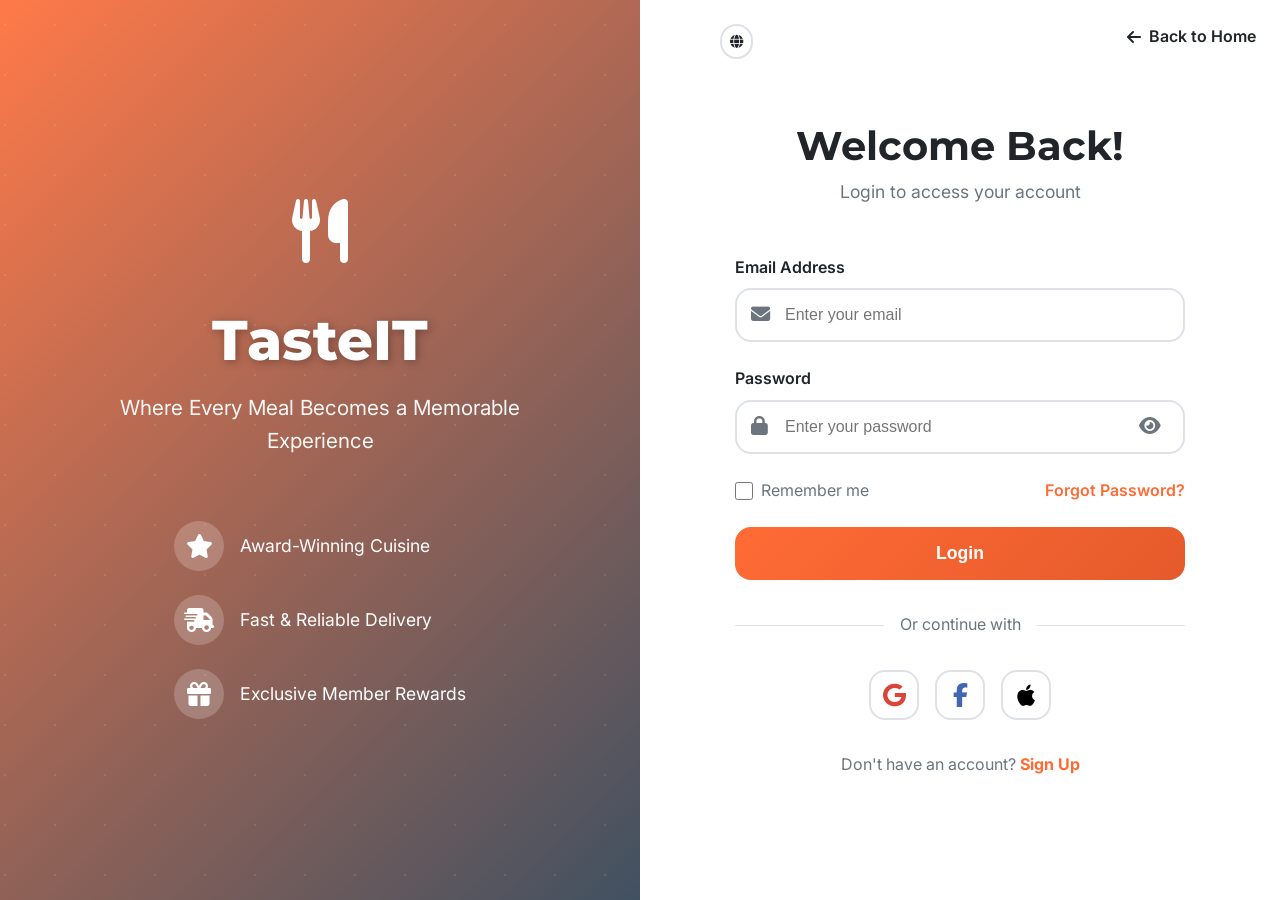
<file: login.html>
<!DOCTYPE html>
<html lang="en" dir="ltr">

<head>
    <meta charset="UTF-8">
    <meta name="viewport" content="width=device-width, initial-scale=1.0">
    <title>Login | TasteIT</title>

    <!-- Stylesheets -->
    <link rel="stylesheet" href="css/style.css">
    <link rel="stylesheet" href="https://cdnjs.cloudflare.com/ajax/libs/font-awesome/6.4.0/css/all.min.css">

    <style>
        body {
            margin: 0;
            padding: 0;
            overflow: hidden !important;
            height: 100vh;
            width: 100vw;
        }

        .auth-container {
            display: flex;
            height: 100vh;
            position: relative;
        }

        /* Left Side - Image/Branding */
        .auth-visual {
            flex: 1;
            background: linear-gradient(135deg, rgba(255, 107, 53, 0.9), rgba(44, 62, 80, 0.9)),
                url('https://images.unsplash.com/photo-1517248135467-4c7edcad34c4?w=1200&q=80');
            background-size: cover;
            background-position: center;
            display: flex;
            flex-direction: column;
            align-items: center;
            justify-content: center;
            color: white;
            padding: var(--spacing-3xl);
            position: relative;
            overflow: hidden;
        }

        .auth-visual::before {
            content: '';
            position: absolute;
            top: -50%;
            left: -50%;
            width: 200%;
            height: 200%;
            background: radial-gradient(circle, rgba(255, 255, 255, 0.1) 1px, transparent 1px);
            background-size: 50px 50px;
            animation: moveBackground 20s linear infinite;
        }

        @keyframes moveBackground {
            0% {
                transform: translate(0, 0);
            }

            100% {
                transform: translate(50px, 50px);
            }
        }

        .auth-brand {
            position: relative;
            z-index: 2;
            text-align: center;
        }

        .auth-logo {
            font-size: 4rem;
            margin-bottom: var(--spacing-lg);
            animation: pulse 2s infinite;
        }

        .auth-brand h1 {
            font-size: 3.5rem;
            margin-bottom: var(--spacing-md);
            font-weight: 800;
            text-shadow: 2px 2px 10px rgba(0, 0, 0, 0.3);
        }

        .auth-brand p {
            font-size: 1.3rem;
            opacity: 0.95;
            max-width: 400px;
            line-height: 1.6;
        }

        .auth-features {
            margin-top: var(--spacing-2xl);
            display: flex;
            flex-direction: column;
            gap: var(--spacing-lg);
        }

        .feature-item {
            display: flex;
            align-items: center;
            gap: var(--spacing-md);
            font-size: 1.1rem;
        }

        .feature-icon {
            width: 50px;
            height: 50px;
            background: rgba(255, 255, 255, 0.2);
            border-radius: 50%;
            display: flex;
            align-items: center;
            justify-content: center;
            font-size: 1.5rem;
        }

        /* Right Side - Form */
        .auth-form-container {
            flex: 1;
            display: flex;
            align-items: center;
            justify-content: center;
            padding: var(--spacing-3xl);
            background: var(--bg-primary);
            position: relative;
        }

        .auth-form-wrapper {
            width: 100%;
            max-width: 450px;
            animation: fadeInRight 0.6s ease-out;
        }

        .auth-header {
            text-align: center;
            margin-bottom: var(--spacing-2xl);
        }

        .auth-header h2 {
            font-size: 2.5rem;
            margin-bottom: var(--spacing-sm);
            color: var(--text-primary);
            font-weight: 700;
        }

        .auth-header p {
            color: var(--text-secondary);
            font-size: 1.1rem;
        }

        /* Mobile Header Container */
        .mobile-auth-header {
            display: none;
        }

        /* Scale to Fit Wrapper */
        .auth-container {
            width: 100vw;
            height: 100vh;
            overflow: hidden;
            transform-origin: top left;
        }

        [dir="rtl"] .auth-container {
            transform-origin: top right;
        }

        .form-group {
            margin-bottom: var(--spacing-lg);
        }

        .form-label {
            display: block;
            margin-bottom: var(--spacing-sm);
            font-weight: 600;
            color: var(--text-primary);
        }

        .form-input-wrapper {
            position: relative;
        }

        .form-input {
            width: 100%;
            padding: var(--spacing-md) var(--spacing-md) var(--spacing-md) 3rem;
            border: 2px solid var(--border-color);
            border-radius: var(--radius-lg);
            font-size: 1rem;
            transition: all var(--transition-base);
            background: var(--bg-primary);
            color: var(--text-primary);
        }

        .form-input:focus {
            outline: none;
            border-color: var(--primary-color);
            box-shadow: 0 0 0 4px rgba(255, 107, 53, 0.1);
        }

        .form-icon {
            position: absolute;
            left: 1rem;
            top: 50%;
            transform: translateY(-50%);
            color: var(--text-secondary);
            font-size: 1.2rem;
        }

        .password-toggle {
            position: absolute;
            right: 1rem;
            top: 50%;
            transform: translateY(-50%);
            background: none;
            border: none;
            color: var(--text-secondary);
            cursor: pointer;
            font-size: 1.2rem;
            padding: 0.5rem;
        }

        .password-toggle:hover {
            color: var(--primary-color);
        }

        .form-options {
            display: flex;
            justify-content: space-between;
            align-items: center;
            margin-bottom: var(--spacing-lg);
        }

        .checkbox-wrapper {
            display: flex;
            align-items: center;
            gap: var(--spacing-sm);
        }

        .checkbox-wrapper input[type="checkbox"] {
            width: 18px;
            height: 18px;
            cursor: pointer;
        }

        .checkbox-wrapper label {
            cursor: pointer;
            color: var(--text-secondary);
        }

        .forgot-password {
            color: var(--primary-color);
            text-decoration: none;
            font-weight: 600;
            transition: color var(--transition-fast);
        }

        .forgot-password:hover {
            color: var(--primary-dark);
            text-decoration: underline;
        }

        .submit-btn {
            width: 100%;
            padding: var(--spacing-md);
            background: linear-gradient(135deg, var(--primary-color), var(--primary-dark));
            color: white;
            border: none;
            border-radius: var(--radius-lg);
            font-size: 1.1rem;
            font-weight: 700;
            cursor: pointer;
            transition: all var(--transition-base);
            position: relative;
            overflow: hidden;
        }

        .submit-btn::before {
            content: '';
            position: absolute;
            top: 50%;
            left: 50%;
            width: 0;
            height: 0;
            border-radius: 50%;
            background: rgba(255, 255, 255, 0.3);
            transform: translate(-50%, -50%);
            transition: width 0.6s, height 0.6s;
        }

        .submit-btn:hover::before {
            width: 300px;
            height: 300px;
        }

        .submit-btn:hover {
            transform: translateY(-2px);
            box-shadow: var(--shadow-xl);
        }

        .divider {
            display: flex;
            align-items: center;
            margin: var(--spacing-xl) 0;
            color: var(--text-secondary);
        }

        .divider::before,
        .divider::after {
            content: '';
            flex: 1;
            height: 1px;
            background: var(--border-color);
        }

        .divider span {
            padding: 0 var(--spacing-md);
        }

        .social-login {
            display: flex;
            gap: var(--spacing-md);
            justify-content: center;
            margin-bottom: var(--spacing-xl);
        }

        .social-btn {
            width: 50px;
            height: 50px;
            padding: 0;
            border: 2px solid var(--border-color);
            border-radius: var(--radius-lg);
            background: var(--bg-primary);
            cursor: pointer;
            transition: all var(--transition-base);
            font-size: 1.5rem;
            display: flex;
            align-items: center;
            justify-content: center;
        }

        .social-btn:hover {
            border-color: var(--primary-color);
            transform: translateY(-2px);
            box-shadow: var(--shadow-md);
        }

        .social-btn.google {
            color: #DB4437;
        }

        .social-btn.facebook {
            color: #4267B2;
        }

        .social-btn.apple {
            color: #000;
        }

        .dark .social-btn.apple {
            color: #fff;
        }

        .auth-switch {
            text-align: center;
            margin-top: var(--spacing-xl);
            color: var(--text-secondary);
        }

        .auth-switch a {
            color: var(--primary-color);
            font-weight: 700;
            text-decoration: none;
            transition: color var(--transition-fast);
        }

        .auth-switch a:hover {
            color: var(--primary-dark);
            text-decoration: underline;
        }

        .back-home {
            position: absolute;
            top: var(--spacing-lg);
            right: var(--spacing-lg);
            display: flex;
            align-items: center;
            gap: var(--spacing-sm);
            color: var(--text-primary);
            text-decoration: none;
            font-weight: 600;
            transition: color var(--transition-fast);
        }

        .back-home:hover {
            color: var(--primary-color);
        }

        /* Theme Toggle */
        .theme-toggle-auth {
            position: absolute;
            top: var(--spacing-lg);
            left: var(--spacing-lg);
            width: 50px;
            height: 26px;
            background: var(--border-color);
            border-radius: 13px;
            border: none;
            cursor: pointer;
            z-index: 10;
        }

        [dir="rtl"] .theme-toggle-auth {
            left: auto;
            right: var(--spacing-lg);
        }

        .theme-toggle-slider-auth {
            position: absolute;
            top: 3px;
            left: 3px;
            width: 20px;
            height: 20px;
            background: white;
            border-radius: 50%;
            transition: transform 0.3s;
        }

        .dark .theme-toggle-slider-auth {
            transform: translateX(24px);
        }

        /* RTL Toggle */
        .rtl-toggle-auth {
            position: absolute;
            top: var(--spacing-lg);
            left: 80px;
            background: transparent;
            border: 2px solid var(--border-color);
            border-radius: var(--radius-full);
            padding: 0.5rem;
            cursor: pointer;
            z-index: 10;
            color: var(--text-primary);
        }

        [dir="rtl"] .rtl-toggle-auth {
            left: auto;
            right: 80px;
        }

        /* RTL Support */
        [dir="rtl"] .form-input {
            padding: var(--spacing-md) 3rem var(--spacing-md) var(--spacing-md);
        }

        [dir="rtl"] .form-icon {
            left: auto;
            right: 1rem;
        }

        [dir="rtl"] .password-toggle {
            right: auto;
            left: 1rem;
        }

        [dir="rtl"] .back-home {
            right: auto;
            left: var(--spacing-lg);
        }

        /* Responsive */
        @media (max-width: 968px) {
            .auth-visual {
                display: none;
            }

            .auth-form-container {
                flex: 1;
                padding: var(--spacing-lg);
                padding-top: 65px;
            }

            .mobile-auth-header {
                display: block;
                position: fixed;
                top: 60px;
                left: 0;
                right: 0;
                background: var(--bg-primary);
                padding: var(--spacing-sm) var(--spacing-md);
                border-bottom: 1px solid var(--border-color);
                z-index: 5;
            }

            [dir="rtl"] .mobile-auth-header {
                left: 0;
                right: 0;
            }

            .mobile-auth-header h2 {
                font-size: clamp(1.25rem, 4vw, 1.75rem);
                margin: 0;
                color: var(--text-primary);
            }

            .mobile-auth-header p {
                font-size: clamp(0.8rem, 2.5vw, 0.95rem);
                color: var(--text-secondary);
                margin: 0.25rem 0 0 0;
            }

            .auth-header {
                display: none;
            }

            .auth-form-wrapper {
                margin-top: 100px;
            }

            .theme-toggle-auth {
                top: 15px;
                left: 15px;
            }

            [dir="rtl"] .theme-toggle-auth {
                left: auto;
                right: 15px;
            }

            .rtl-toggle-auth {
                top: 15px;
                left: 70px;
            }

            [dir="rtl"] .rtl-toggle-auth {
                left: auto;
                right: 70px;
            }

            .back-home {
                top: 15px;
                right: 15px;
                font-size: clamp(0.75rem, 2vw, 0.9rem);
            }

            .back-home span {
                display: inline;
            }

            [dir="rtl"] .back-home {
                right: auto;
                left: 15px;
            }
        }

        @media (max-width: 480px) {
            .auth-form-container {
                padding: var(--spacing-sm);
                padding-top: 60px;
                overflow-y: auto;
            }

            .auth-form-wrapper {
                max-width: 100%;
                padding: 0;
                margin-top: 85px;
            }

            .mobile-auth-header {
                top: 55px;
                padding: var(--spacing-xs) var(--spacing-sm);
                text-align: center;
            }

            .mobile-auth-header h2 {
                font-size: clamp(1.1rem, 5vw, 1.4rem);
            }

            .mobile-auth-header p {
                font-size: clamp(0.75rem, 3vw, 0.85rem);
            }

            .social-login {
                gap: var(--spacing-sm);
                margin-bottom: var(--spacing-md);
            }

            .social-btn {
                width: 45px;
                height: 45px;
                font-size: 1.3rem;
            }

            .divider {
                margin: var(--spacing-md) 0;
            }

            .divider span {
                font-size: 0.85rem;
            }

            .social-login {
                grid-template-columns: 1fr;
            }

            .form-input {
                font-size: 16px;
                /* Prevents zoom on iOS */
            }

            .theme-toggle-auth {
                width: 44px;
                height: 24px;
                top: 16px;
                left: 16px;
            }

            [dir="rtl"] .theme-toggle-auth {
                left: auto;
                right: 16px;
            }

            .theme-toggle-slider-auth {
                width: 18px;
                height: 18px;
            }

            .rtl-toggle-auth {
                padding: 0.4rem;
                top: 16px;
                left: 70px;
            }

            [dir="rtl"] .rtl-toggle-auth {
                left: auto;
                right: 70px;
            }

            .back-home {
                top: 16px;
                right: 16px;
                font-size: 0.875rem;
            }

            [dir="rtl"] .back-home {
                right: auto;
                left: 16px;
            }
        }

        /* Loading State */
        .loading {
            pointer-events: none;
            opacity: 0.6;
        }

        .loading .submit-btn::after {
            content: '';
            position: absolute;
            width: 20px;
            height: 20px;
            border: 3px solid white;
            border-top-color: transparent;
            border-radius: 50%;
            animation: spin 0.8s linear infinite;
            top: 50%;
            left: 50%;
            transform: translate(-50%, -50%);
        }
    </style>
</head>

<body>
    <div class="auth-container">
        <!-- Left Side - Visual/Branding -->
        <div class="auth-visual">
            <div class="auth-brand">
                <div class="auth-logo">
                    <i class="fas fa-utensils"></i>
                </div>
                <h1>TasteIT</h1>
                <p>Where Every Meal Becomes a Memorable Experience</p>
            </div>

            <div class="auth-features">
                <div class="feature-item">
                    <div class="feature-icon">
                        <i class="fas fa-star"></i>
                    </div>
                    <span>Award-Winning Cuisine</span>
                </div>
                <div class="feature-item">
                    <div class="feature-icon">
                        <i class="fas fa-shipping-fast"></i>
                    </div>
                    <span>Fast & Reliable Delivery</span>
                </div>
                <div class="feature-item">
                    <div class="feature-icon">
                        <i class="fas fa-gift"></i>
                    </div>
                    <span>Exclusive Member Rewards</span>
                </div>
            </div>
        </div>

        <!-- Right Side - Login Form -->
        <div class="auth-form-container">
            <!-- Theme toggle removed -->

            <button id="rtlToggle" class="rtl-toggle-auth" aria-label="Toggle RTL" style="color: var(--text-primary);">
                <i class="fas fa-globe"></i>
            </button>

            <a href="index.html" class="back-home">
                <i class="fas fa-arrow-left"></i>
                <span>Back to Home</span>
            </a>

            <!-- Mobile Header Container -->
            <div class="mobile-auth-header">
                <h2>Welcome Back!</h2>
                <p>Login to access your account</p>
            </div>

            <div class="auth-form-wrapper">
                <div class="auth-header">
                    <h2>Welcome Back!</h2>
                    <p>Login to access your account</p>
                </div>

                <form id="loginForm">
                    <div class="form-group">
                        <label for="email" class="form-label">Email Address</label>
                        <div class="form-input-wrapper">
                            <i class="fas fa-envelope form-icon"></i>
                            <input type="email" id="email" class="form-input" placeholder="Enter your email" required>
                        </div>
                    </div>

                    <div class="form-group">
                        <label for="password" class="form-label">Password</label>
                        <div class="form-input-wrapper">
                            <i class="fas fa-lock form-icon"></i>
                            <input type="password" id="password" class="form-input" placeholder="Enter your password"
                                required>
                            <button type="button" class="password-toggle" onclick="togglePassword()">
                                <i class="fas fa-eye" id="passwordIcon"></i>
                            </button>
                        </div>
                    </div>

                    <div class="form-options">
                        <div class="checkbox-wrapper">
                            <input type="checkbox" id="remember" name="remember">
                            <label for="remember">Remember me</label>
                        </div>
                        <a href="#" class="forgot-password">Forgot Password?</a>
                    </div>

                    <button type="submit" class="submit-btn">
                        <span>Login</span>
                    </button>
                </form>

                <div class="divider">
                    <span>Or continue with</span>
                </div>

                <div class="social-login">
                    <button class="social-btn google" onclick="socialLogin('google')">
                        <i class="fab fa-google"></i>
                    </button>
                    <button class="social-btn facebook" onclick="socialLogin('facebook')">
                        <i class="fab fa-facebook-f"></i>
                    </button>
                    <button class="social-btn apple" onclick="socialLogin('apple')">
                        <i class="fab fa-apple"></i>
                    </button>
                </div>

                <div class="auth-switch">
                    Don't have an account? <a href="register.html">Sign Up</a>
                </div>
            </div>
        </div>
    </div>

    <!-- Scripts -->
    <script src="js/main.js"></script>

    <script>
        // Password Toggle
        function togglePassword() {
            const passwordInput = document.getElementById('password');
            const passwordIcon = document.getElementById('passwordIcon');

            if (passwordInput.type === 'password') {
                passwordInput.type = 'text';
                passwordIcon.classList.remove('fa-eye');
                passwordIcon.classList.add('fa-eye-slash');
            } else {
                passwordInput.type = 'password';
                passwordIcon.classList.remove('fa-eye-slash');
                passwordIcon.classList.add('fa-eye');
            }
        }

        // Scale to Fit Logic
        function scaleToFit() {
            const container = document.querySelector('.auth-container');
            const targetWidth = 1920; // Design base width
            const targetHeight = 1080; // Design base height (optional usage)

            // Current viewport dimensions
            const availableWidth = window.innerWidth;
            const availableHeight = window.innerHeight;

            // Simple scale logic: fit height mostly to avoid scrolling
            // Check if content overflows height
            // We want to force it to fit in availableHeight

            // Reset for calculation
            container.style.transform = 'scale(1)';
            container.style.width = '100%';
            container.style.height = '100vh';

            // However, we want the content to scale down if it would scroll
            // Since the design is flex 100vh, it should fit unless screen is very small
            // We can scale the body's font-size or zoom, or use a transform on the main container

            // Better approach for "shrink to fit":
            // 1. Measure the natural height needed by contents (or assume 800-900px min)
            // 2. If availableHeight < natural height, scale down.

            const minHeight = 700; // px
            if (availableHeight < minHeight) {
                const scale = availableHeight / minHeight;
                container.style.transform = `scale(${scale})`;
                container.style.width = `${100 / scale}%`;
                container.style.height = `${100 / scale}vh`;
            } else {
                container.style.transform = 'scale(1)';
                container.style.width = '100%';
                container.style.height = '100vh';
            }
        }

        window.addEventListener('resize', scaleToFit);
        window.addEventListener('load', scaleToFit);

        // Theme Toggle Removed

        // RTL Toggle
        document.getElementById('rtlToggle').addEventListener('click', () => {
            const html = document.documentElement;
            const currentDir = html.getAttribute('dir');
            html.setAttribute('dir', currentDir === 'rtl' ? 'ltr' : 'rtl');
            localStorage.setItem('direction', currentDir === 'rtl' ? 'ltr' : 'rtl');
        });

        // Load saved preferences
        window.addEventListener('DOMContentLoaded', () => {
            const savedTheme = localStorage.getItem('theme');
            const savedDirection = localStorage.getItem('direction');

            if (savedTheme === 'dark') {
                document.body.classList.add('dark');
            }

            if (savedDirection === 'rtl') {
                document.documentElement.setAttribute('dir', 'rtl');
            }
        });

        // Form Submission
        document.getElementById('loginForm').addEventListener('submit', async (e) => {
            e.preventDefault();

            const form = e.target;
            const email = document.getElementById('email').value;
            const password = document.getElementById('password').value;

            // Add loading state
            form.classList.add('loading');

            // Simulate API call
            setTimeout(() => {
                form.classList.remove('loading');

                // Show success message
                if (window.TasteIT) {
                    window.TasteIT.showToast('Login successful! Redirecting...', 'success');
                }

                // Redirect to dashboard
                setTimeout(() => {
                    window.location.href = 'user-dashboard.html';
                }, 1500);
            }, 2000);
        });

        // Social Login
        function socialLogin(provider) {
            if (window.TasteIT) {
                window.TasteIT.showToast(`Logging in with ${provider}...`, 'info');
            }

            // Simulate social login
            setTimeout(() => {
                if (window.TasteIT) {
                    window.TasteIT.showToast('Login successful!', 'success');
                }
                setTimeout(() => {
                    window.location.href = 'user-dashboard.html';
                }, 1500);
            }, 2000);
        }

        // Input Animation
        document.querySelectorAll('.form-input').forEach(input => {
            input.addEventListener('focus', function () {
                this.parentElement.style.transform = 'scale(1.02)';
            });

            input.addEventListener('blur', function () {
                this.parentElement.style.transform = 'scale(1)';
            });
        });
    </script>
</body>

</html>
</file>
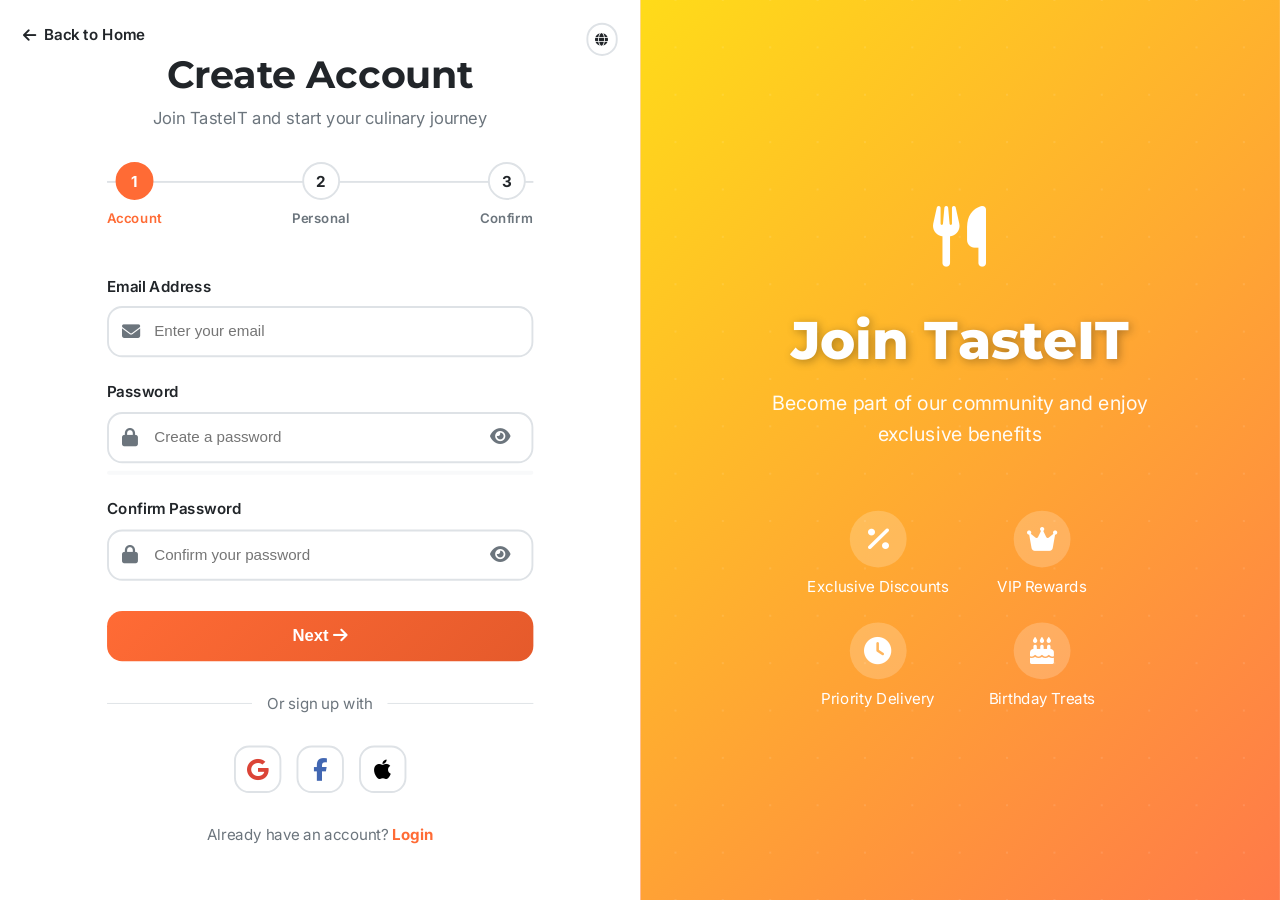
<file: register.html>
<!DOCTYPE html>
<html lang="en" dir="ltr">

<head>
    <meta charset="UTF-8">
    <meta name="viewport" content="width=device-width, initial-scale=1.0">
    <title>Register | TasteIT</title>

    <!-- Stylesheets -->
    <link rel="stylesheet" href="css/style.css">
    <link rel="stylesheet" href="https://cdnjs.cloudflare.com/ajax/libs/font-awesome/6.4.0/css/all.min.css">

    <style>
        body {
            margin: 0;
            padding: 0;
            overflow: hidden !important;
            height: 100vh;
            width: 100vw;
        }

        .auth-container {
            display: flex;
            height: 100vh;
            width: 100vw;
            position: relative;
            overflow: hidden;
            transform-origin: top left;
        }

        [dir="rtl"] .auth-container {
            transform-origin: top right;
        }



        /* Right Side - Image/Branding (Flipped from login) */
        .auth-visual {
            flex: 1;
            background: linear-gradient(135deg, rgba(255, 215, 0, 0.9), rgba(255, 107, 53, 0.9)),
                url('https://images.unsplash.com/photo-1414235077428-338989a2e8c0?w=1200&q=80');
            background-size: cover;
            background-position: center;
            display: flex;
            flex-direction: column;
            align-items: center;
            justify-content: center;
            color: white;
            padding: var(--spacing-3xl);
            position: relative;
            overflow: hidden;
            overflow: hidden;
        }

        .auth-visual::before {
            content: '';
            position: absolute;
            top: -50%;
            right: -50%;
            width: 200%;
            height: 200%;
            background: radial-gradient(circle, rgba(255, 255, 255, 0.1) 1px, transparent 1px);
            background-size: 50px 50px;
            animation: moveBackground 20s linear infinite;
        }

        @keyframes moveBackground {
            0% {
                transform: translate(0, 0);
            }

            100% {
                transform: translate(-50px, -50px);
            }
        }

        .auth-brand {
            position: relative;
            z-index: 2;
            text-align: center;
        }

        .auth-logo {
            font-size: 4rem;
            margin-bottom: var(--spacing-lg);
            animation: pulse 2s infinite;
        }

        .auth-brand h1 {
            font-size: 3.5rem;
            margin-bottom: var(--spacing-md);
            font-weight: 800;
            text-shadow: 2px 2px 10px rgba(0, 0, 0, 0.3);
        }

        .auth-brand p {
            font-size: 1.3rem;
            opacity: 0.95;
            max-width: 400px;
            line-height: 1.6;
        }

        .auth-benefits {
            margin-top: var(--spacing-2xl);
            display: grid;
            grid-template-columns: repeat(2, 1fr);
            gap: var(--spacing-lg);
        }

        .benefit-item {
            display: flex;
            flex-direction: column;
            align-items: center;
            text-align: center;
            gap: var(--spacing-sm);
        }

        .benefit-icon {
            width: 60px;
            height: 60px;
            background: rgba(255, 255, 255, 0.2);
            border-radius: 50%;
            display: flex;
            align-items: center;
            justify-content: center;
            font-size: 1.8rem;
        }

        /* Left Side - Form */
        .auth-form-container {
            flex: 1;
            display: flex;
            flex-direction: column;
            /* better for scrolling */
            align-items: center;
            justify-content: center;
            /* falls back if content small */
            padding: var(--spacing-3xl);
            background: var(--bg-primary);
            position: relative;
            overflow-y: auto;
        }

        .auth-form-wrapper {
            width: 100%;
            max-width: 450px;
            animation: fadeInLeft 0.6s ease-out;
            padding: var(--spacing-lg) 0;
            margin: auto;
            /* Corrects top overflow when content is tall */
        }

        .auth-header {
            text-align: center;
            margin-bottom: var(--spacing-xl);
        }

        .auth-header h2 {
            font-size: 2.5rem;
            margin-bottom: var(--spacing-sm);
            color: var(--text-primary);
            font-weight: 700;
        }

        .auth-header p {
            color: var(--text-secondary);
            font-size: 1.1rem;
        }

        /* Mobile Header Container */
        .mobile-auth-header {
            display: none;
        }

        /* Progress Steps */
        .progress-steps {
            display: flex;
            justify-content: space-between;
            margin-bottom: var(--spacing-2xl);
            position: relative;
        }

        .progress-line {
            position: absolute;
            top: 20px;
            left: 0;
            right: 0;
            height: 2px;
            background: var(--border-color);
            z-index: 0;
        }

        .progress-fill {
            height: 100%;
            background: var(--primary-color);
            width: 0%;
            transition: width 0.3s ease;
        }

        .step {
            display: flex;
            flex-direction: column;
            align-items: center;
            gap: var(--spacing-sm);
            position: relative;
            z-index: 1;
        }

        .step-circle {
            width: 40px;
            height: 40px;
            border-radius: 50%;
            background: var(--bg-primary);
            border: 2px solid var(--border-color);
            display: flex;
            align-items: center;
            justify-content: center;
            font-weight: 700;
            transition: all var(--transition-base);
        }

        .step.active .step-circle {
            border-color: var(--primary-color);
            background: var(--primary-color);
            color: white;
        }

        .step.completed .step-circle {
            border-color: var(--success-color);
            background: var(--success-color);
            color: white;
        }

        .step-label {
            font-size: 0.875rem;
            color: var(--text-secondary);
            font-weight: 600;
        }

        .step.active .step-label {
            color: var(--primary-color);
        }

        /* Form Styles */
        .form-step {
            display: none;
        }

        .form-step.active {
            display: block;
            animation: fadeIn 0.4s ease-out;
        }

        .form-group {
            margin-bottom: var(--spacing-lg);
        }

        .form-label {
            display: block;
            margin-bottom: var(--spacing-sm);
            font-weight: 600;
            color: var(--text-primary);
        }

        .form-input-wrapper {
            position: relative;
        }

        .form-input {
            width: 100%;
            padding: var(--spacing-md) var(--spacing-md) var(--spacing-md) 3rem;
            border: 2px solid var(--border-color);
            border-radius: var(--radius-lg);
            font-size: 1rem;
            transition: all var(--transition-base);
            background: var(--bg-primary);
            color: var(--text-primary);
        }

        /* RTL Support */
        [dir="rtl"] .form-input {
            padding: var(--spacing-md) 3rem var(--spacing-md) var(--spacing-md);
        }

        [dir="rtl"] .form-icon {
            left: auto;
            right: 1rem;
        }

        [dir="rtl"] .password-toggle {
            right: auto;
            left: 1rem;
        }

        [dir="rtl"] .back-home {
            left: auto;
            right: var(--spacing-lg);
        }

        .form-input:focus {
            outline: none;
            border-color: var(--primary-color);
            box-shadow: 0 0 0 4px rgba(255, 107, 53, 0.1);
        }

        .form-icon {
            position: absolute;
            left: 1rem;
            top: 50%;
            transform: translateY(-50%);
            color: var(--text-secondary);
            font-size: 1.2rem;
        }

        .password-toggle {
            position: absolute;
            right: 1rem;
            top: 50%;
            transform: translateY(-50%);
            background: none;
            border: none;
            color: var(--text-secondary);
            cursor: pointer;
            font-size: 1.2rem;
            padding: 0.5rem;
        }

        .password-toggle:hover {
            color: var(--primary-color);
        }

        .form-row {
            display: grid;
            grid-template-columns: repeat(2, 1fr);
            gap: var(--spacing-md);
        }

        .checkbox-wrapper {
            display: flex;
            align-items: flex-start;
            gap: var(--spacing-sm);
            margin-bottom: var(--spacing-lg);
        }

        .checkbox-wrapper input[type="checkbox"] {
            width: 18px;
            height: 18px;
            cursor: pointer;
            margin-top: 2px;
        }

        .checkbox-wrapper label {
            cursor: pointer;
            color: var(--text-secondary);
            font-size: 0.95rem;
            line-height: 1.4;
        }

        .checkbox-wrapper label a {
            color: var(--primary-color);
            text-decoration: none;
        }

        .checkbox-wrapper label a:hover {
            text-decoration: underline;
        }

        .form-buttons {
            display: flex;
            gap: var(--spacing-md);
            margin-top: var(--spacing-xl);
        }

        .btn-secondary {
            flex: 1;
            padding: var(--spacing-md);
            background: var(--bg-secondary);
            color: var(--text-primary);
            border: 2px solid var(--border-color);
            border-radius: var(--radius-lg);
            font-size: 1.1rem;
            font-weight: 700;
            cursor: pointer;
            transition: all var(--transition-base);
        }

        .btn-secondary:hover {
            border-color: var(--primary-color);
            background: var(--bg-primary);
        }

        .btn-primary-form {
            flex: 1;
            padding: var(--spacing-md);
            background: linear-gradient(135deg, var(--primary-color), var(--primary-dark));
            color: white;
            border: none;
            border-radius: var(--radius-lg);
            font-size: 1.1rem;
            font-weight: 700;
            cursor: pointer;
            transition: all var(--transition-base);
        }

        .btn-primary-form:hover {
            transform: translateY(-2px);
            box-shadow: var(--shadow-xl);
        }

        .divider {
            display: flex;
            align-items: center;
            margin: var(--spacing-xl) 0;
            color: var(--text-secondary);
        }

        .divider::before,
        .divider::after {
            content: '';
            flex: 1;
            height: 1px;
            background: var(--border-color);
        }

        .divider span {
            padding: 0 var(--spacing-md);
        }

        .social-login {
            display: flex;
            gap: var(--spacing-md);
            justify-content: center;
            margin-bottom: var(--spacing-xl);
        }

        .social-btn {
            width: 50px;
            height: 50px;
            padding: 0;
            border: 2px solid var(--border-color);
            border-radius: var(--radius-lg);
            background: var(--bg-primary);
            cursor: pointer;
            transition: all var(--transition-base);
            font-size: 1.5rem;
            display: flex;
            align-items: center;
            justify-content: center;
        }

        .social-btn:hover {
            border-color: var(--primary-color);
            transform: translateY(-2px);
            box-shadow: var(--shadow-md);
        }

        .social-btn.google {
            color: #DB4437;
        }

        .social-btn.facebook {
            color: #4267B2;
        }

        .social-btn.apple {
            color: #000;
        }

        .dark .social-btn.apple {
            color: #fff;
        }

        .auth-switch {
            text-align: center;
            margin-top: var(--spacing-xl);
            color: var(--text-secondary);
        }

        .auth-switch a {
            color: var(--primary-color);
            font-weight: 700;
            text-decoration: none;
            transition: color var(--transition-fast);
        }

        .auth-switch a:hover {
            color: var(--primary-dark);
            text-decoration: underline;
        }

        .back-home {
            position: absolute;
            top: var(--spacing-lg);
            left: var(--spacing-lg);
            display: flex;
            align-items: center;
            gap: var(--spacing-sm);
            color: var(--text-primary);
            text-decoration: none;
            font-weight: 600;
            transition: color var(--transition-fast);
        }

        .back-home:hover {
            color: var(--primary-color);
        }

        .theme-toggle-auth {
            position: absolute;
            top: var(--spacing-lg);
            right: var(--spacing-lg);
            width: 50px;
            height: 26px;
            background: var(--border-color);
            border-radius: 13px;
            border: none;
            cursor: pointer;
            z-index: 10;
        }

        [dir="rtl"] .theme-toggle-auth {
            right: auto;
            left: var(--spacing-lg);
        }

        .theme-toggle-slider-auth {
            position: absolute;
            top: 3px;
            left: 3px;
            width: 20px;
            height: 20px;
            background: white;
            border-radius: 50%;
            transition: transform 0.3s;
        }

        .dark .theme-toggle-slider-auth {
            transform: translateX(24px);
        }

        /* RTL Toggle */
        .rtl-toggle-auth {
            position: absolute;
            top: var(--spacing-lg);
            right: var(--spacing-lg);
            background: transparent;
            border: 2px solid var(--border-color);
            border-radius: var(--radius-full);
            padding: 0.5rem;
            cursor: pointer;
            z-index: 10;
            color: var(--text-primary);
        }

        [dir="rtl"] .rtl-toggle-auth {
            right: auto;
            left: var(--spacing-lg);
        }

        /* Password Strength */
        .password-strength {
            margin-top: var(--spacing-sm);
            height: 4px;
            background: var(--bg-secondary);
            border-radius: var(--radius-full);
            overflow: hidden;
        }

        .password-strength-bar {
            height: 100%;
            width: 0%;
            transition: all var(--transition-base);
        }

        .password-strength-bar.weak {
            width: 33%;
            background: var(--error-color);
        }

        .password-strength-bar.medium {
            width: 66%;
            background: var(--warning-color);
        }

        .password-strength-bar.strong {
            width: 100%;
            background: var(--success-color);
        }

        /* Responsive */
        @media (max-width: 968px) {
            .auth-visual {
                display: none;
            }

            .auth-form-container {
                flex: 1;
                padding: var(--spacing-lg);
                padding-top: 65px;
            }

            .mobile-auth-header {
                display: block;
                position: fixed;
                top: 60px;
                left: 0;
                right: 0;
                background: var(--bg-primary);
                padding: var(--spacing-sm) var(--spacing-md);
                border-bottom: 1px solid var(--border-color);
                z-index: 5;
                text-align: center;
            }

            .mobile-auth-header h2 {
                font-size: clamp(1.25rem, 4vw, 1.75rem);
                margin: 0;
                color: var(--text-primary);
            }

            .mobile-auth-header p {
                font-size: clamp(0.8rem, 2.5vw, 0.95rem);
                color: var(--text-secondary);
                margin: 0.25rem 0 0 0;
            }

            .auth-header {
                display: none;
            }

            .auth-form-wrapper {
                margin-top: 90px;
            }

            .back-home {
                top: 15px;
                left: 15px;
                font-size: clamp(0.75rem, 2vw, 0.9rem);
            }

            [dir="rtl"] .back-home {
                left: auto;
                right: 15px;
            }

            .theme-toggle-auth {
                top: 15px;
                right: 15px;
            }

            [dir="rtl"] .theme-toggle-auth {
                right: auto;
                left: 15px;
            }

            .rtl-toggle-auth {
                top: 15px;
                right: 70px;
            }

            [dir="rtl"] .rtl-toggle-auth {
                right: auto;
                left: 70px;
            }

            .auth-benefits {
                grid-template-columns: 1fr;
            }
        }

        @media (max-width: 480px) {
            .auth-form-container {
                padding: var(--spacing-sm);
                padding-top: 60px;
            }

            .auth-form-wrapper {
                margin-top: 85px;
            }

            .mobile-auth-header {
                top: 55px;
                padding: var(--spacing-xs) var(--spacing-sm);
            }

            .mobile-auth-header h2 {
                font-size: clamp(1.1rem, 5vw, 1.4rem);
            }

            .mobile-auth-header p {
                font-size: clamp(0.75rem, 3vw, 0.85rem);
            }

            .back-home {
                top: 16px;
                left: 16px;
            }

            [dir="rtl"] .back-home {
                left: auto;
                right: 16px;
            }

            .theme-toggle-auth {
                top: 16px;
                right: 16px;
                width: 44px;
                height: 24px;
            }

            [dir="rtl"] .theme-toggle-auth {
                right: auto;
                left: 16px;
            }

            .theme-toggle-slider-auth {
                width: 18px;
                height: 18px;
            }

            .rtl-toggle-auth {
                top: 16px;
                right: 16px;
                padding: 0.4rem;
            }

            [dir="rtl"] .rtl-toggle-auth {
                right: auto;
                left: 16px;
            }

            .auth-header h2 {
                font-size: 2rem;
            }

            .form-row {
                grid-template-columns: 1fr;
            }

            .social-login {
                gap: var(--spacing-sm);
                margin-bottom: var(--spacing-md);
            }

            .social-btn {
                width: 45px;
                height: 45px;
                font-size: 1.3rem;
            }

            .divider {
                margin: var(--spacing-md) 0;
            }

            .divider span {
                font-size: 0.85rem;
            }

            .progress-steps {
                font-size: 0.75rem;
                margin-bottom: var(--spacing-lg);
            }

            .step-circle {
                width: 30px;
                height: 30px;
                font-size: 0.875rem;
            }
        }
    </style>
</head>

<body>
    <div class="auth-container">
        <!-- Left Side - Registration Form -->
        <div class="auth-form-container">
            <a href="index.html" class="back-home">
                <i class="fas fa-arrow-left"></i>
                <span>Back to Home</span>
            </a>

            <!-- Theme Toggle Removed -->
            <!-- <button id="themeToggle" class="theme-toggle-auth" aria-label="Toggle theme">
               <div class="theme-toggle-slider-auth"></div>
            </button> -->

            <button id="rtlToggle" class="rtl-toggle-auth" aria-label="Toggle RTL">
                <i class="fas fa-globe"></i>
            </button>

            <!-- Mobile Header Container -->
            <div class="mobile-auth-header">
                <h2>Create Account</h2>
                <p>Join TasteIT and start your culinary journey</p>
            </div>

            <div class="auth-form-wrapper">
                <div class="auth-header">
                    <h2>Create Account</h2>
                    <p>Join TasteIT and start your culinary journey</p>
                </div>

                <!-- Progress Steps -->
                <div class="progress-steps">
                    <div class="progress-line">
                        <div class="progress-fill" id="progressFill"></div>
                    </div>
                    <div class="step active" data-step="1">
                        <div class="step-circle">1</div>
                        <div class="step-label">Account</div>
                    </div>
                    <div class="step" data-step="2">
                        <div class="step-circle">2</div>
                        <div class="step-label">Personal</div>
                    </div>
                    <div class="step" data-step="3">
                        <div class="step-circle">3</div>
                        <div class="step-label">Confirm</div>
                    </div>
                </div>

                <form id="registerForm">
                    <!-- Step 1: Account Info -->
                    <div class="form-step active" data-step="1">
                        <div class="form-group">
                            <label for="email" class="form-label">Email Address</label>
                            <div class="form-input-wrapper">
                                <i class="fas fa-envelope form-icon"></i>
                                <input type="email" id="email" class="form-input" placeholder="Enter your email"
                                    required>
                            </div>
                        </div>

                        <div class="form-group">
                            <label for="password" class="form-label">Password</label>
                            <div class="form-input-wrapper">
                                <i class="fas fa-lock form-icon"></i>
                                <input type="password" id="password" class="form-input" placeholder="Create a password"
                                    required>
                                <button type="button" class="password-toggle" onclick="togglePassword('password')">
                                    <i class="fas fa-eye" id="passwordIcon"></i>
                                </button>
                            </div>
                            <div class="password-strength">
                                <div class="password-strength-bar" id="passwordStrength"></div>
                            </div>
                        </div>

                        <div class="form-group">
                            <label for="confirmPassword" class="form-label">Confirm Password</label>
                            <div class="form-input-wrapper">
                                <i class="fas fa-lock form-icon"></i>
                                <input type="password" id="confirmPassword" class="form-input"
                                    placeholder="Confirm your password" required>
                                <button type="button" class="password-toggle"
                                    onclick="togglePassword('confirmPassword')">
                                    <i class="fas fa-eye" id="confirmPasswordIcon"></i>
                                </button>
                            </div>
                        </div>
                    </div>

                    <!-- Step 2: Personal Info -->
                    <div class="form-step" data-step="2">
                        <div class="form-row">
                            <div class="form-group">
                                <label for="firstName" class="form-label">First Name</label>
                                <div class="form-input-wrapper">
                                    <i class="fas fa-user form-icon"></i>
                                    <input type="text" id="firstName" class="form-input" placeholder="First name"
                                        required>
                                </div>
                            </div>

                            <div class="form-group">
                                <label for="lastName" class="form-label">Last Name</label>
                                <div class="form-input-wrapper">
                                    <i class="fas fa-user form-icon"></i>
                                    <input type="text" id="lastName" class="form-input" placeholder="Last name"
                                        required>
                                </div>
                            </div>
                        </div>

                        <div class="form-group">
                            <label for="phone" class="form-label">Phone Number</label>
                            <div class="form-input-wrapper">
                                <i class="fas fa-phone form-icon"></i>
                                <input type="tel" id="phone" class="form-input" placeholder="+1 (555) 000-0000"
                                    required>
                            </div>
                        </div>

                        <div class="form-group">
                            <label for="address" class="form-label">Delivery Address</label>
                            <div class="form-input-wrapper">
                                <i class="fas fa-map-marker-alt form-icon"></i>
                                <input type="text" id="address" class="form-input" placeholder="Street address"
                                    required>
                            </div>
                        </div>
                    </div>

                    <!-- Step 3: Confirmation -->
                    <div class="form-step" data-step="3">
                        <div class="checkbox-wrapper">
                            <input type="checkbox" id="terms" name="terms" required>
                            <label for="terms">
                                I agree to the <a href="#">Terms of Service</a> and <a href="#">Privacy Policy</a>
                            </label>
                        </div>

                        <div class="checkbox-wrapper">
                            <input type="checkbox" id="newsletter" name="newsletter">
                            <label for="newsletter">
                                Send me exclusive offers, personalized recommendations, and updates
                            </label>
                        </div>

                        <div
                            style="background: var(--bg-secondary); padding: var(--spacing-lg); border-radius: var(--radius-lg); margin-top: var(--spacing-lg);">
                            <h4 style="margin-bottom: var(--spacing-md);">Account Summary</h4>
                            <div
                                style="display: flex; flex-direction: column; gap: var(--spacing-sm); color: var(--text-secondary);">
                                <div><strong>Email:</strong> <span id="summaryEmail">-</span></div>
                                <div><strong>Name:</strong> <span id="summaryName">-</span></div>
                                <div><strong>Phone:</strong> <span id="summaryPhone">-</span></div>
                            </div>
                        </div>
                    </div>

                    <!-- Form Navigation Buttons -->
                    <div class="form-buttons">
                        <button type="button" class="btn-secondary" id="prevBtn" style="display: none;"
                            onclick="changeStep(-1)">
                            <i class="fas fa-arrow-left"></i> Previous
                        </button>
                        <button type="button" class="btn-primary-form" id="nextBtn" onclick="changeStep(1)">
                            Next <i class="fas fa-arrow-right"></i>
                        </button>
                        <button type="submit" class="btn-primary-form" id="submitBtn" style="display: none;">
                            Create Account
                        </button>
                    </div>
                </form>

                <div class="divider">
                    <span>Or sign up with</span>
                </div>

                <div class="social-login">
                    <button class="social-btn google" onclick="socialSignup('google')">
                        <i class="fab fa-google"></i>
                    </button>
                    <button class="social-btn facebook" onclick="socialSignup('facebook')">
                        <i class="fab fa-facebook-f"></i>
                    </button>
                    <button class="social-btn apple" onclick="socialSignup('apple')">
                        <i class="fab fa-apple"></i>
                    </button>
                </div>

                <div class="auth-switch">
                    Already have an account? <a href="login.html">Login</a>
                </div>
            </div>
        </div>

        <!-- Right Side - Visual/Branding -->
        <div class="auth-visual">
            <div class="auth-brand">
                <div class="auth-logo">
                    <i class="fas fa-utensils"></i>
                </div>
                <h1>Join TasteIT</h1>
                <p>Become part of our community and enjoy exclusive benefits</p>
            </div>

            <div class="auth-benefits">
                <div class="benefit-item">
                    <div class="benefit-icon">
                        <i class="fas fa-percent"></i>
                    </div>
                    <span>Exclusive Discounts</span>
                </div>
                <div class="benefit-item">
                    <div class="benefit-icon">
                        <i class="fas fa-crown"></i>
                    </div>
                    <span>VIP Rewards</span>
                </div>
                <div class="benefit-item">
                    <div class="benefit-icon">
                        <i class="fas fa-clock"></i>
                    </div>
                    <span>Priority Delivery</span>
                </div>
                <div class="benefit-item">
                    <div class="benefit-icon">
                        <i class="fas fa-birthday-cake"></i>
                    </div>
                    <span>Birthday Treats</span>
                </div>
            </div>
        </div>
    </div>

    <!-- Scripts -->
    <script src="js/main.js"></script>

    <script>


        // Load saved preferences
        window.addEventListener('DOMContentLoaded', () => {
            const savedTheme = localStorage.getItem('theme');
            const savedDirection = localStorage.getItem('direction');

            if (savedTheme === 'dark') {
                document.body.classList.add('dark');
            }

            if (savedDirection === 'rtl') {
                document.documentElement.setAttribute('dir', 'rtl');
            }
        });

        // Scale to Fit Logic
        function scaleToFit() {
            const container = document.querySelector('.auth-container');
            const availableHeight = window.innerHeight;
            // Register page has more content, so minHeight might be larger
            const minHeight = 950; // px, force scale to fit content

            if (availableHeight < minHeight) {
                const scale = availableHeight / minHeight;
                container.style.transform = `scale(${scale})`;
                container.style.width = `${100 / scale}%`;
                container.style.height = `${100 / scale}vh`;
            } else {
                container.style.transform = 'scale(1)';
                container.style.width = '100%';
                container.style.height = '100vh';
            }
        }

        window.addEventListener('resize', scaleToFit);
        window.addEventListener('load', scaleToFit);

        let currentStep = 1;
        const totalSteps = 3;

        // Password Toggle
        function togglePassword(inputId) {
            const passwordInput = document.getElementById(inputId);
            const iconId = inputId === 'password' ? 'passwordIcon' : 'confirmPasswordIcon';
            const passwordIcon = document.getElementById(iconId);

            if (passwordInput.type === 'password') {
                passwordInput.type = 'text';
                passwordIcon.classList.remove('fa-eye');
                passwordIcon.classList.add('fa-eye-slash');
            } else {
                passwordInput.type = 'password';
                passwordIcon.classList.remove('fa-eye-slash');
                passwordIcon.classList.add('fa-eye');
            }
        }

        // Password Strength
        document.getElementById('password').addEventListener('input', function () {
            const password = this.value;
            const strengthBar = document.getElementById('passwordStrength');

            let strength = 0;
            if (password.length >= 8) strength++;
            if (/[a-z]/.test(password) && /[A-Z]/.test(password)) strength++;
            if (/\d/.test(password)) strength++;
            if (/[^a-zA-Z\d]/.test(password)) strength++;

            strengthBar.className = 'password-strength-bar';
            if (strength <= 1) {
                strengthBar.classList.add('weak');
            } else if (strength <= 3) {
                strengthBar.classList.add('medium');
            } else {
                strengthBar.classList.add('strong');
            }
        });

        // Change Step
        function changeStep(direction) {
            const newStep = currentStep + direction;

            if (newStep < 1 || newStep > totalSteps) return;

            // Validate current step before proceeding
            if (direction > 0 && !validateStep(currentStep)) {
                return;
            }

            // Hide current step
            document.querySelector(`.form-step[data-step="${currentStep}"]`).classList.remove('active');
            document.querySelector(`.step[data-step="${currentStep}"]`).classList.remove('active');
            if (currentStep < newStep) {
                document.querySelector(`.step[data-step="${currentStep}"]`).classList.add('completed');
            } else {
                document.querySelector(`.step[data-step="${newStep}"]`).classList.remove('completed');
            }

            // Show new step
            currentStep = newStep;
            document.querySelector(`.form-step[data-step="${currentStep}"]`).classList.add('active');
            document.querySelector(`.step[data-step="${currentStep}"]`).classList.add('active');

            // Update progress bar
            const progress = ((currentStep - 1) / (totalSteps - 1)) * 100;
            document.getElementById('progressFill').style.width = progress + '%';

            // Update buttons
            const prevBtn = document.getElementById('prevBtn');
            const nextBtn = document.getElementById('nextBtn');
            const submitBtn = document.getElementById('submitBtn');

            prevBtn.style.display = currentStep === 1 ? 'none' : 'block';
            nextBtn.style.display = currentStep === totalSteps ? 'none' : 'block';
            submitBtn.style.display = currentStep === totalSteps ? 'block' : 'none';

            // Update summary on last step
            if (currentStep === 3) {
                updateSummary();
            }
        }

        // Validate Step
        function validateStep(step) {
            const stepElement = document.querySelector(`.form-step[data-step="${step}"]`);
            const inputs = stepElement.querySelectorAll('input[required]');

            for (let input of inputs) {
                if (!input.value.trim()) {
                    input.focus();
                    if (window.TasteIT) {
                        window.TasteIT.showToast('Please fill in all required fields', 'error');
                    }
                    return false;
                }
            }

            // Additional validation for step 1
            if (step === 1) {
                const password = document.getElementById('password').value;
                const confirmPassword = document.getElementById('confirmPassword').value;

                if (password !== confirmPassword) {
                    if (window.TasteIT) {
                        window.TasteIT.showToast('Passwords do not match', 'error');
                    }
                    return false;
                }

                if (password.length < 8) {
                    if (window.TasteIT) {
                        window.TasteIT.showToast('Password must be at least 8 characters', 'error');
                    }
                    return false;
                }
            }

            return true;
        }

        // Update Summary
        function updateSummary() {
            document.getElementById('summaryEmail').textContent = document.getElementById('email').value;
            document.getElementById('summaryName').textContent =
                document.getElementById('firstName').value + ' ' + document.getElementById('lastName').value;
            document.getElementById('summaryPhone').textContent = document.getElementById('phone').value;
        }

        // Form Submission
        document.getElementById('registerForm').addEventListener('submit', async (e) => {
            e.preventDefault();

            if (!document.getElementById('terms').checked) {
                if (window.TasteIT) {
                    window.TasteIT.showToast('Please accept the terms and conditions', 'error');
                }
                return;
            }

            const form = e.target;
            const submitBtn = document.getElementById('submitBtn');

            submitBtn.disabled = true;
            submitBtn.textContent = 'Creating Account...';

            // Simulate API call
            setTimeout(() => {
                submitBtn.disabled = false;
                submitBtn.innerHTML = 'Create Account';

                if (window.TasteIT) {
                    window.TasteIT.showToast('Account created successfully! Redirecting...', 'success');
                }

                setTimeout(() => {
                    window.location.href = 'user-dashboard.html';
                }, 1500);
            }, 2000);
        });

        // Social Signup
        function socialSignup(provider) {
            if (window.TasteIT) {
                window.TasteIT.showToast(`Signing up with ${provider}...`, 'info');
            }

            setTimeout(() => {
                if (window.TasteIT) {
                    window.TasteIT.showToast('Account created successfully!', 'success');
                }
                setTimeout(() => {
                    window.location.href = 'user-dashboard.html';
                }, 1500);
            }, 2000);
        }
    </script>
    <script src="js/rtl-toggle.js"></script>
</body>

</html>
</file>
<file: css/style.css>
/* ============================================
   TasteIT Restaurant - Common Styles
   ============================================ */

/* Import Modern Fonts */
@import url('https://fonts.googleapis.com/css2?family=Montserrat:wght@400;500;600;700;800&family=Inter:wght@300;400;500;600;700&family=Pacifico&display=swap');

/* ============================================
   CSS Variables - Design System
   ============================================ */
:root {
  /* Primary Colors */
  --primary-color: #FF6B35;
  --primary-dark: #E55A2B;
  --primary-light: #FF8C61;

  /* Secondary Colors */
  --secondary-color: #2C3E50;
  --secondary-dark: #1A1A2E;
  --secondary-light: #34495E;

  /* Accent Colors */
  --accent-color: #FFD700;
  --accent-dark: #FFC107;
  --accent-light: #FFE44D;

  /* Success & Status Colors */
  --success-color: #27AE60;
  --warning-color: #F39C12;
  --error-color: #E74C3C;
  --info-color: #3498DB;

  /* Neutral Colors - Light Mode */
  --bg-primary: #FFFFFF;
  --bg-secondary: #F8F9FA;
  --bg-tertiary: #E9ECEF;
  --text-primary: #212529;
  --text-secondary: #6C757D;
  --text-tertiary: #ADB5BD;
  --border-color: #DEE2E6;
  --shadow-color: rgba(0, 0, 0, 0.1);

  /* Typography */
  --font-heading: 'Montserrat', sans-serif;
  --font-body: 'Inter', sans-serif;
  --font-accent: 'Pacifico', cursive;

  /* Spacing */
  --spacing-xs: 0.25rem;
  --spacing-sm: 0.5rem;
  --spacing-md: 1rem;
  --spacing-lg: 1.5rem;
  --spacing-xl: 2rem;
  --spacing-2xl: 3rem;
  --spacing-3xl: 4rem;

  /* Border Radius */
  --radius-sm: 0.25rem;
  --radius-md: 0.5rem;
  --radius-lg: 1rem;
  --radius-xl: 1.5rem;
  --radius-full: 9999px;

  /* Transitions */
  --transition-fast: 150ms ease-in-out;
  --transition-base: 300ms ease-in-out;
  --transition-slow: 500ms ease-in-out;

  /* Shadows */
  --shadow-sm: 0 1px 2px 0 rgba(0, 0, 0, 0.05);
  --shadow-md: 0 4px 6px -1px rgba(0, 0, 0, 0.1);
  --shadow-lg: 0 10px 15px -3px rgba(0, 0, 0, 0.1);
  --shadow-xl: 0 20px 25px -5px rgba(0, 0, 0, 0.1);
  --shadow-2xl: 0 25px 50px -12px rgba(0, 0, 0, 0.25);

  /* Z-index */
  --z-dropdown: 1000;
  --z-sticky: 1020;
  --z-fixed: 1030;
  --z-modal-backdrop: 1040;
  --z-modal: 1050;
  --z-popover: 1060;
  --z-tooltip: 1070;
}

/* Dark Mode Variables */
.dark {
  --bg-primary: #0F0F0F;
  --bg-secondary: #1A1A1A;
  --bg-tertiary: #2A2A2A;
  --text-primary: #F8F9FA;
  --text-secondary: #ADB5BD;
  --text-tertiary: #6C757D;
  --border-color: #343A40;
  --shadow-color: rgba(0, 0, 0, 0.5);
}

/* Theme Toggle Slider */
.theme-toggle-slider {
  position: absolute;
  top: 3px;
  left: 3px;
  width: 20px;
  height: 20px;
  background: white;
  border-radius: 50%;
  transition: transform 0.3s;
}

.dark .theme-toggle-slider {
  transform: translateX(24px);
}

/* ============================================
   Base Styles
   ============================================ */
* {
  margin: 0;
  padding: 0;
  box-sizing: border-box;
}

html {
  scroll-behavior: smooth;
  font-size: 16px;
}

body {
  font-family: var(--font-body);
  background-color: var(--bg-primary);
  color: var(--text-primary);
  line-height: 1.6;
  overflow-x: hidden;
  transition: background-color var(--transition-base), color var(--transition-base);
}

/* Typography */
h1,
h2,
h3,
h4,
h5,
h6 {
  font-family: var(--font-heading);
  font-weight: 700;
  line-height: 1.2;
  margin-bottom: var(--spacing-md);
}

h1 {
  font-size: 3rem;
}

h2 {
  font-size: 2.5rem;
}

h3 {
  font-size: 2rem;
}

h4 {
  font-size: 1.5rem;
}

h5 {
  font-size: 1.25rem;
}

h6 {
  font-size: 1rem;
}

p {
  margin-bottom: var(--spacing-md);
}

a {
  color: var(--primary-color);
  text-decoration: none;
  transition: color var(--transition-fast);
}

a:hover {
  color: var(--primary-dark);
}

img {
  max-width: 100%;
  height: auto;
  display: block;
}

/* ============================================
   Utility Classes
   ============================================ */

/* Container */
.container {
  width: 100%;
  max-width: 1200px;
  margin: 0 auto;
  padding: 0 var(--spacing-lg);
}

.container-fluid {
  width: 100%;
  padding: 0 var(--spacing-lg);
}

/* Flexbox Utilities */
.flex {
  display: flex;
}

.flex-col {
  flex-direction: column;
}

.flex-wrap {
  flex-wrap: wrap;
}

.items-center {
  align-items: center;
}

.items-start {
  align-items: flex-start;
}

.items-end {
  align-items: flex-end;
}

.justify-center {
  justify-content: center;
}

.justify-between {
  justify-content: space-between;
}

.justify-around {
  justify-content: space-around;
}

.justify-end {
  justify-content: flex-end;
}

.gap-sm {
  gap: var(--spacing-sm);
}

.gap-md {
  gap: var(--spacing-md);
}

.gap-lg {
  gap: var(--spacing-lg);
}

.gap-xl {
  gap: var(--spacing-xl);
}

/* Grid Utilities */
.grid {
  display: grid;
}

.grid-cols-2 {
  grid-template-columns: repeat(2, 1fr);
}

.grid-cols-3 {
  grid-template-columns: repeat(3, 1fr);
}

.grid-cols-4 {
  grid-template-columns: repeat(4, 1fr);
}

/* Text Utilities */
.text-center {
  text-align: center;
}

.text-left {
  text-align: left;
}

.text-right {
  text-align: right;
}

.text-primary {
  color: var(--primary-color);
}

.text-secondary {
  color: var(--text-secondary);
}

.font-bold {
  font-weight: 700;
}

.font-semibold {
  font-weight: 600;
}

.font-medium {
  font-weight: 500;
}

/* ============================================
   Component Styles
   ============================================ */

/* Buttons */
.btn {
  display: inline-block;
  padding: var(--spacing-sm) var(--spacing-lg);
  font-family: var(--font-body);
  font-size: 1rem;
  font-weight: 600;
  text-align: center;
  text-decoration: none;
  border: none;
  border-radius: var(--radius-full);
  cursor: pointer;
  transition: all var(--transition-base);
  position: relative;
  overflow: hidden;
}

.btn::before {
  content: '';
  position: absolute;
  top: 50%;
  left: 50%;
  width: 0;
  height: 0;
  border-radius: 50%;
  background: rgba(255, 255, 255, 0.3);
  transform: translate(-50%, -50%);
  transition: width var(--transition-slow), height var(--transition-slow);
  z-index: 0;
}

.btn span {
  position: relative;
  z-index: 1;
}

.btn:hover::before {
  width: 300px;
  height: 300px;
}

.btn-primary:hover {
  color: white !important;
}

.btn span {
  position: relative;
  z-index: 2;
  /* Increased z-index */
  color: inherit;
  text-shadow: 0 1px 2px rgba(0, 0, 0, 0.1);
  /* Subtle shadow for readability */
}

.btn-primary {
  background: linear-gradient(135deg, var(--primary-color), var(--primary-dark));
  color: white;
  box-shadow: var(--shadow-md);
}

.btn-primary:hover {
  transform: translateY(-2px);
  box-shadow: var(--shadow-lg);
}

.btn-secondary {
  background: linear-gradient(135deg, var(--secondary-color), var(--secondary-dark));
  color: white;
  box-shadow: var(--shadow-md);
}

.btn-outline {
  background: transparent;
  border: 2px solid var(--primary-color);
  color: var(--primary-color);
}

.btn-outline:hover {
  background: var(--primary-color);
  color: white;
}

.btn-lg {
  padding: var(--spacing-md) var(--spacing-xl);
  font-size: 1.125rem;
}

.btn-sm {
  padding: var(--spacing-xs) var(--spacing-md);
  font-size: 0.875rem;
}

/* Cards */
.card {
  background: var(--bg-primary);
  border-radius: var(--radius-lg);
  box-shadow: var(--shadow-md);
  overflow: hidden;
  transition: all var(--transition-base);
  border: 1px solid var(--border-color);
}

.card:hover {
  transform: translateY(-5px);
  box-shadow: var(--shadow-xl);
}

.card-glass {
  background: rgba(255, 255, 255, 0.1);
  backdrop-filter: blur(10px);
  border: 1px solid rgba(255, 255, 255, 0.2);
}

.dark .card-glass {
  background: rgba(255, 255, 255, 0.05);
  border: 1px solid rgba(255, 255, 255, 0.1);
}

.card-body {
  padding: var(--spacing-lg);
}

.card-header {
  padding: var(--spacing-md) var(--spacing-lg);
  border-bottom: 1px solid var(--border-color);
  font-weight: 600;
}

.card-footer {
  padding: var(--spacing-md) var(--spacing-lg);
  border-top: 1px solid var(--border-color);
  background: var(--bg-secondary);
}

/* Navbar */
.navbar {
  position: fixed;
  top: 0;
  left: 0;
  right: 0;
  z-index: var(--z-fixed);
  background: rgba(255, 255, 255, 0.95);
  backdrop-filter: blur(10px);
  box-shadow: var(--shadow-sm);
  transition: all var(--transition-base);
}

.dark .navbar {
  background: rgba(15, 15, 15, 0.95);
}

.navbar-scrolled {
  box-shadow: var(--shadow-md);
}

.navbar-brand {
  font-family: var(--font-heading);
  font-size: 1.5rem;
  font-weight: 700;
  color: var(--primary-color);
  display: flex;
  align-items: center;
  gap: var(--spacing-sm);
}

.navbar-nav {
  display: flex;
  gap: var(--spacing-lg);
  list-style: none;
  align-items: center;
}

.navbar-link {
  color: var(--text-primary);
  font-weight: 500;
  padding: var(--spacing-sm) 0;
  position: relative;
  transition: color var(--transition-fast);
}

.navbar-link::after {
  content: '';
  position: absolute;
  bottom: 0;
  left: 0;
  width: 0;
  height: 2px;
  background: var(--primary-color);
  transition: width var(--transition-base);
}

.navbar-link:hover::after,
.navbar-link.active::after {
  width: 100%;
}

/* Dropdown Menus */
.dropdown {
  position: relative;
  display: flex;
  align-items: center;
}

.dropdown-toggle {
  display: flex;
  align-items: center;
  gap: var(--spacing-xs);
  cursor: pointer;
}

.dropdown-menu {
  position: absolute;
  top: 100%;
  left: 0;
  min-width: 180px;
  background: var(--bg-primary);
  border: 1px solid var(--border-color);
  border-radius: var(--radius-md);
  box-shadow: var(--shadow-lg);
  padding: var(--spacing-sm) 0;
  opacity: 0;
  visibility: hidden;
  transform: translateY(-10px);
  transition: all var(--transition-base);
  z-index: var(--z-dropdown);
}

.dropdown:hover .dropdown-menu,
.dropdown.active .dropdown-menu {
  opacity: 1;
  visibility: visible;
  transform: translateY(0);
}

.dropdown-item {
  display: block;
  padding: var(--spacing-sm) var(--spacing-lg);
  color: var(--text-primary);
  text-decoration: none;
  transition: background var(--transition-fast);
}

.dropdown-item:hover {
  background: var(--bg-secondary);
  color: var(--primary-color);
}

.dropdown-icon {
  font-size: 0.75rem;
  transition: transform var(--transition-base);
}

.dropdown:hover .dropdown-icon,
.dropdown.active .dropdown-icon {
  transform: rotate(180deg);
}

[dir="rtl"] .dropdown-menu {
  left: auto;
  right: 0;
}

/* Forms */
.form-group {
  margin-bottom: var(--spacing-lg);
}

.form-label {
  display: block;
  margin-bottom: var(--spacing-sm);
  font-weight: 500;
  color: var(--text-primary);
}

.form-control {
  width: 100%;
  padding: var(--spacing-sm) var(--spacing-md);
  font-family: var(--font-body);
  font-size: 1rem;
  color: var(--text-primary);
  background: var(--bg-primary);
  border: 2px solid var(--border-color);
  border-radius: var(--radius-md);
  transition: all var(--transition-fast);
}

.form-control:focus {
  outline: none;
  border-color: var(--primary-color);
  box-shadow: 0 0 0 3px rgba(255, 107, 53, 0.1);
}

.form-control::placeholder {
  color: var(--text-tertiary);
}

textarea.form-control {
  resize: vertical;
  min-height: 120px;
}

/* Badges */
.badge {
  display: inline-block;
  padding: var(--spacing-xs) var(--spacing-sm);
  font-size: 0.75rem;
  font-weight: 600;
  border-radius: var(--radius-full);
  text-transform: uppercase;
  letter-spacing: 0.5px;
}

.badge-primary {
  background: var(--primary-color);
  color: white;
}

.badge-success {
  background: var(--success-color);
  color: white;
}

.badge-warning {
  background: var(--warning-color);
  color: white;
}

.badge-error {
  background: var(--error-color);
  color: white;
}

/* Modal */
.modal-backdrop {
  position: fixed;
  top: 0;
  left: 0;
  width: 100%;
  height: 100%;
  background: rgba(0, 0, 0, 0.5);
  backdrop-filter: blur(5px);
  z-index: var(--z-modal-backdrop);
  display: flex;
  align-items: center;
  justify-content: center;
  opacity: 0;
  visibility: hidden;
  transition: all var(--transition-base);
}

.modal-backdrop.active {
  opacity: 1;
  visibility: visible;
}

.modal {
  background: var(--bg-primary);
  border-radius: var(--radius-xl);
  box-shadow: var(--shadow-2xl);
  max-width: 600px;
  width: 90%;
  max-height: 90vh;
  overflow-y: auto;
  transform: scale(0.9);
  transition: transform var(--transition-base);
}

.modal-backdrop.active .modal {
  transform: scale(1);
}

.modal-header {
  padding: var(--spacing-lg);
  border-bottom: 1px solid var(--border-color);
  display: flex;
  justify-content: space-between;
  align-items: center;
}

.modal-body {
  padding: var(--spacing-lg);
}

.modal-footer {
  padding: var(--spacing-lg);
  border-top: 1px solid var(--border-color);
  display: flex;
  justify-content: flex-end;
  gap: var(--spacing-md);
}

/* ============================================
   Animation Keyframes
   ============================================ */

@keyframes fadeIn {
  from {
    opacity: 0;
    transform: translateY(20px);
  }

  to {
    opacity: 1;
    transform: translateY(0);
  }
}

@keyframes fadeInUp {
  from {
    opacity: 0;
    transform: translateY(30px);
  }

  to {
    opacity: 1;
    transform: translateY(0);
  }
}

@keyframes fadeInDown {
  from {
    opacity: 0;
    transform: translateY(-30px);
  }

  to {
    opacity: 1;
    transform: translateY(0);
  }
}

@keyframes fadeInLeft {
  from {
    opacity: 0;
    transform: translateX(-30px);
  }

  to {
    opacity: 1;
    transform: translateX(0);
  }
}

@keyframes fadeInRight {
  from {
    opacity: 0;
    transform: translateX(30px);
  }

  to {
    opacity: 1;
    transform: translateX(0);
  }
}

@keyframes scaleIn {
  from {
    opacity: 0;
    transform: scale(0.9);
  }

  to {
    opacity: 1;
    transform: scale(1);
  }
}

@keyframes slideInUp {
  from {
    transform: translateY(100%);
  }

  to {
    transform: translateY(0);
  }
}

@keyframes pulse {

  0%,
  100% {
    transform: scale(1);
  }

  50% {
    transform: scale(1.05);
  }
}

@keyframes spin {
  from {
    transform: rotate(0deg);
  }

  to {
    transform: rotate(360deg);
  }
}

/* Animation Classes */
.animate-fadeIn {
  animation: fadeIn 0.6s ease-out;
}

.animate-fadeInUp {
  animation: fadeInUp 0.6s ease-out;
}

.animate-fadeInDown {
  animation: fadeInDown 0.6s ease-out;
}

.animate-fadeInLeft {
  animation: fadeInLeft 0.6s ease-out;
}

.animate-fadeInRight {
  animation: fadeInRight 0.6s ease-out;
}

.animate-scaleIn {
  animation: scaleIn 0.4s ease-out;
}

.animate-pulse {
  animation: pulse 2s infinite;
}

.animate-spin {
  animation: spin 1s linear infinite;
}

/* Scroll Animations */
.scroll-reveal {
  opacity: 0;
  transform: translateY(30px);
  transition: all 0.6s ease-out;
}

.scroll-reveal.revealed {
  opacity: 1;
  transform: translateY(0);
}

/* ============================================
   RTL Support
   ============================================ */

[dir="rtl"] {
  direction: rtl;
}

[dir="rtl"] .navbar-nav {
  flex-direction: row-reverse;
}

/* Explicitly reorder items globally for RTL */
[dir="rtl"] .navbar-nav li:nth-child(1) {
  order: 7;
}

[dir="rtl"] .navbar-nav li:nth-child(2) {
  order: 6;
}

[dir="rtl"] .navbar-nav li:nth-child(3) {
  order: 5;
}

[dir="rtl"] .navbar-nav li:nth-child(4) {
  order: 4;
}

[dir="rtl"] .navbar-nav li:nth-child(5) {
  order: 3;
}

[dir="rtl"] .navbar-nav li:nth-child(6) {
  order: 2;
}

[dir="rtl"] .navbar-nav li:nth-child(7) {
  order: 1;
}

[dir="rtl"] .flex {
  flex-direction: row-reverse;
}

[dir="rtl"] .text-left {
  text-align: right;
}

[dir="rtl"] .text-right {
  text-align: left;
}

/* ============================================
   Responsive Design
   ============================================ */

@media (max-width: 1024px) {
  h1 {
    font-size: 2.5rem;
  }

  h2 {
    font-size: 2rem;
  }

  h3 {
    font-size: 1.75rem;
  }

  .grid-cols-4 {
    grid-template-columns: repeat(2, 1fr);
  }

  .grid-cols-3 {
    grid-template-columns: repeat(2, 1fr);
  }
}

@media (max-width: 768px) {
  h1 {
    font-size: 2rem;
  }

  h2 {
    font-size: 1.75rem;
  }

  h3 {
    font-size: 1.5rem;
  }

  .container {
    padding: 0 var(--spacing-md);
  }

  .grid-cols-4,
  .grid-cols-3,
  .grid-cols-2 {
    grid-template-columns: 1fr;
  }

  .navbar-nav {
    flex-direction: column;
    gap: var(--spacing-sm);
  }
}

@media (max-width: 480px) {
  html {
    font-size: 14px;
  }

  h1 {
    font-size: 1.75rem;
  }

  h2 {
    font-size: 1.5rem;
  }

  h3 {
    font-size: 1.25rem;
  }

  .btn-lg {
    padding: var(--spacing-sm) var(--spacing-lg);
    font-size: 1rem;
  }
}

/* ============================================
   Dark Mode Toggle Button
   ============================================ */

.theme-toggle {
  position: relative;
  width: 60px;
  height: 30px;
  background: var(--border-color);
  border-radius: var(--radius-full);
  cursor: pointer;
  transition: background var(--transition-base);
}

.theme-toggle::before {
  content: '☀️';
  position: absolute;
  top: 50%;
  left: 5px;
  transform: translateY(-50%);
  font-size: 1.2rem;
  transition: all var(--transition-base);
}

.dark .theme-toggle::before {
  content: '🌙';
  left: calc(100% - 25px);
}

.theme-toggle-slider {
  position: absolute;
  top: 3px;
  left: 3px;
  width: 24px;
  height: 24px;
  background: white;
  border-radius: 50%;
  transition: transform var(--transition-base);
  box-shadow: var(--shadow-sm);
}

.dark .theme-toggle-slider {
  transform: translateX(30px);
}

/* ============================================
   Loading States
   ============================================ */

.skeleton {
  background: linear-gradient(90deg,
      var(--bg-secondary) 25%,
      var(--bg-tertiary) 50%,
      var(--bg-secondary) 75%);
  background-size: 200% 100%;
  animation: loading 1.5s infinite;
  border-radius: var(--radius-md);
}

@keyframes loading {
  0% {
    background-position: 200% 0;
  }

  100% {
    background-position: -200% 0;
  }
}

.spinner {
  width: 40px;
  height: 40px;
  border: 4px solid var(--border-color);
  border-top-color: var(--primary-color);
  border-radius: 50%;
  animation: spin 0.8s linear infinite;
}

/* ============================================
   Utility Classes - Spacing
   ============================================ */

.mt-1 {
  margin-top: var(--spacing-xs);
}

.mt-2 {
  margin-top: var(--spacing-sm);
}

.mt-3 {
  margin-top: var(--spacing-md);
}

.mt-4 {
  margin-top: var(--spacing-lg);
}

.mt-5 {
  margin-top: var(--spacing-xl);
}

.mb-1 {
  margin-bottom: var(--spacing-xs);
}

.mb-2 {
  margin-bottom: var(--spacing-sm);
}

.mb-3 {
  margin-bottom: var(--spacing-md);
}

.mb-4 {
  margin-bottom: var(--spacing-lg);
}

.mb-5 {
  margin-bottom: var(--spacing-xl);
}

.pt-1 {
  padding-top: var(--spacing-xs);
}

.pt-2 {
  padding-top: var(--spacing-sm);
}

.pt-3 {
  padding-top: var(--spacing-md);
}

.pt-4 {
  padding-top: var(--spacing-lg);
}

.pt-5 {
  padding-top: var(--spacing-xl);
}

.pb-1 {
  padding-bottom: var(--spacing-xs);
}

.pb-2 {
  padding-bottom: var(--spacing-sm);
}

.pb-3 {
  padding-bottom: var(--spacing-md);
}

.pb-4 {
  padding-bottom: var(--spacing-lg);
}

.pb-5 {
  padding-bottom: var(--spacing-xl);
}

.py-1 {
  padding-top: var(--spacing-xs);
  padding-bottom: var(--spacing-xs);
}

.py-2 {
  padding-top: var(--spacing-sm);
  padding-bottom: var(--spacing-sm);
}

.py-3 {
  padding-top: var(--spacing-md);
  padding-bottom: var(--spacing-md);
}

.py-4 {
  padding-top: var(--spacing-lg);
  padding-bottom: var(--spacing-lg);
}

.py-5 {
  padding-top: var(--spacing-xl);
  padding-bottom: var(--spacing-xl);
}

.px-1 {
  padding-left: var(--spacing-xs);
  padding-right: var(--spacing-xs);
}

.px-2 {
  padding-left: var(--spacing-sm);
  padding-right: var(--spacing-sm);
}

.px-3 {
  padding-left: var(--spacing-md);
  padding-right: var(--spacing-md);
}

.px-4 {
  padding-left: var(--spacing-lg);
  padding-right: var(--spacing-lg);
}

.px-5 {
  padding-left: var(--spacing-xl);
  padding-right: var(--spacing-xl);
}

/* ============================================
   Footer Styles - Compact & Responsive
   ============================================ */
.footer {
  background: linear-gradient(135deg, var(--secondary-dark), #1a1a1a);
  color: rgba(255, 255, 255, 0.9);
  padding: var(--spacing-3xl) 0 var(--spacing-lg);
  margin-top: auto;
}

.dark .footer {
  background: linear-gradient(135deg, #0a0a0a, #1a1a1a);
}

.footer-grid {
  display: grid;
  grid-template-columns: repeat(4, 1fr);
  gap: var(--spacing-2xl);
  margin-bottom: var(--spacing-2xl);
}

.footer-section h3 {
  color: white;
  font-size: 1.2rem;
  margin-bottom: var(--spacing-md);
  display: flex;
  align-items: center;
  gap: var(--spacing-sm);
}

.footer-section p {
  font-size: 0.95rem;
  line-height: 1.8;
  margin-bottom: var(--spacing-lg);
}

.footer-links {
  list-style: none;
  padding: 0;
}

.footer-links li {
  margin-bottom: var(--spacing-sm);
}

.footer-links a {
  color: rgba(255, 255, 255, 0.7);
  text-decoration: none;
  transition: all var(--transition-fast);
  display: inline-block;
}

.footer-links a:hover {
  color: var(--primary-color);
  transform: translateX(5px);
}

[dir="rtl"] .footer-links a:hover {
  transform: translateX(-5px);
}

.social-links {
  display: flex;
  gap: var(--spacing-md);
  margin-top: var(--spacing-lg);
}

.social-link {
  width: 40px;
  height: 40px;
  border-radius: 50%;
  background: rgba(255, 255, 255, 0.1);
  display: flex;
  align-items: center;
  justify-content: center;
  color: white;
  text-decoration: none;
  transition: all var(--transition-base);
}

.social-link:hover {
  background: var(--primary-color);
  transform: translateY(-3px);
}

.footer-bottom {
  text-align: center;
  padding-top: var(--spacing-lg);
  border-top: 1px solid rgba(255, 255, 255, 0.1);
  color: rgba(255, 255, 255, 0.6);
  font-size: 0.9rem;
}

/* Tablet Responsive */
@media (max-width: 992px) {
  .footer-grid {
    grid-template-columns: repeat(2, 1fr);
    gap: var(--spacing-xl);
  }
}

/* Mobile Responsive */
@media (max-width: 768px) {
  .footer {
    padding: var(--spacing-2xl) 0 var(--spacing-md);
  }

  .footer-grid {
    grid-template-columns: 1fr;
    gap: var(--spacing-lg);
  }

  .footer-section {
    text-align: center;
  }

  .footer-section h3 {
    justify-content: center;
  }

  .social-links {
    justify-content: center;
  }

  .footer-links li {
    margin-bottom: var(--spacing-xs);
  }
}

/* RTL Support for Footer */
[dir="rtl"] .footer-section h3 {
  flex-direction: row-reverse;
}

/* Fix for Section Title Alignment */
.section-title {
  text-align: center;
  display: block;
  left: auto;
  transform: none;
  margin-left: auto;
  margin-right: auto;
}
</file>
